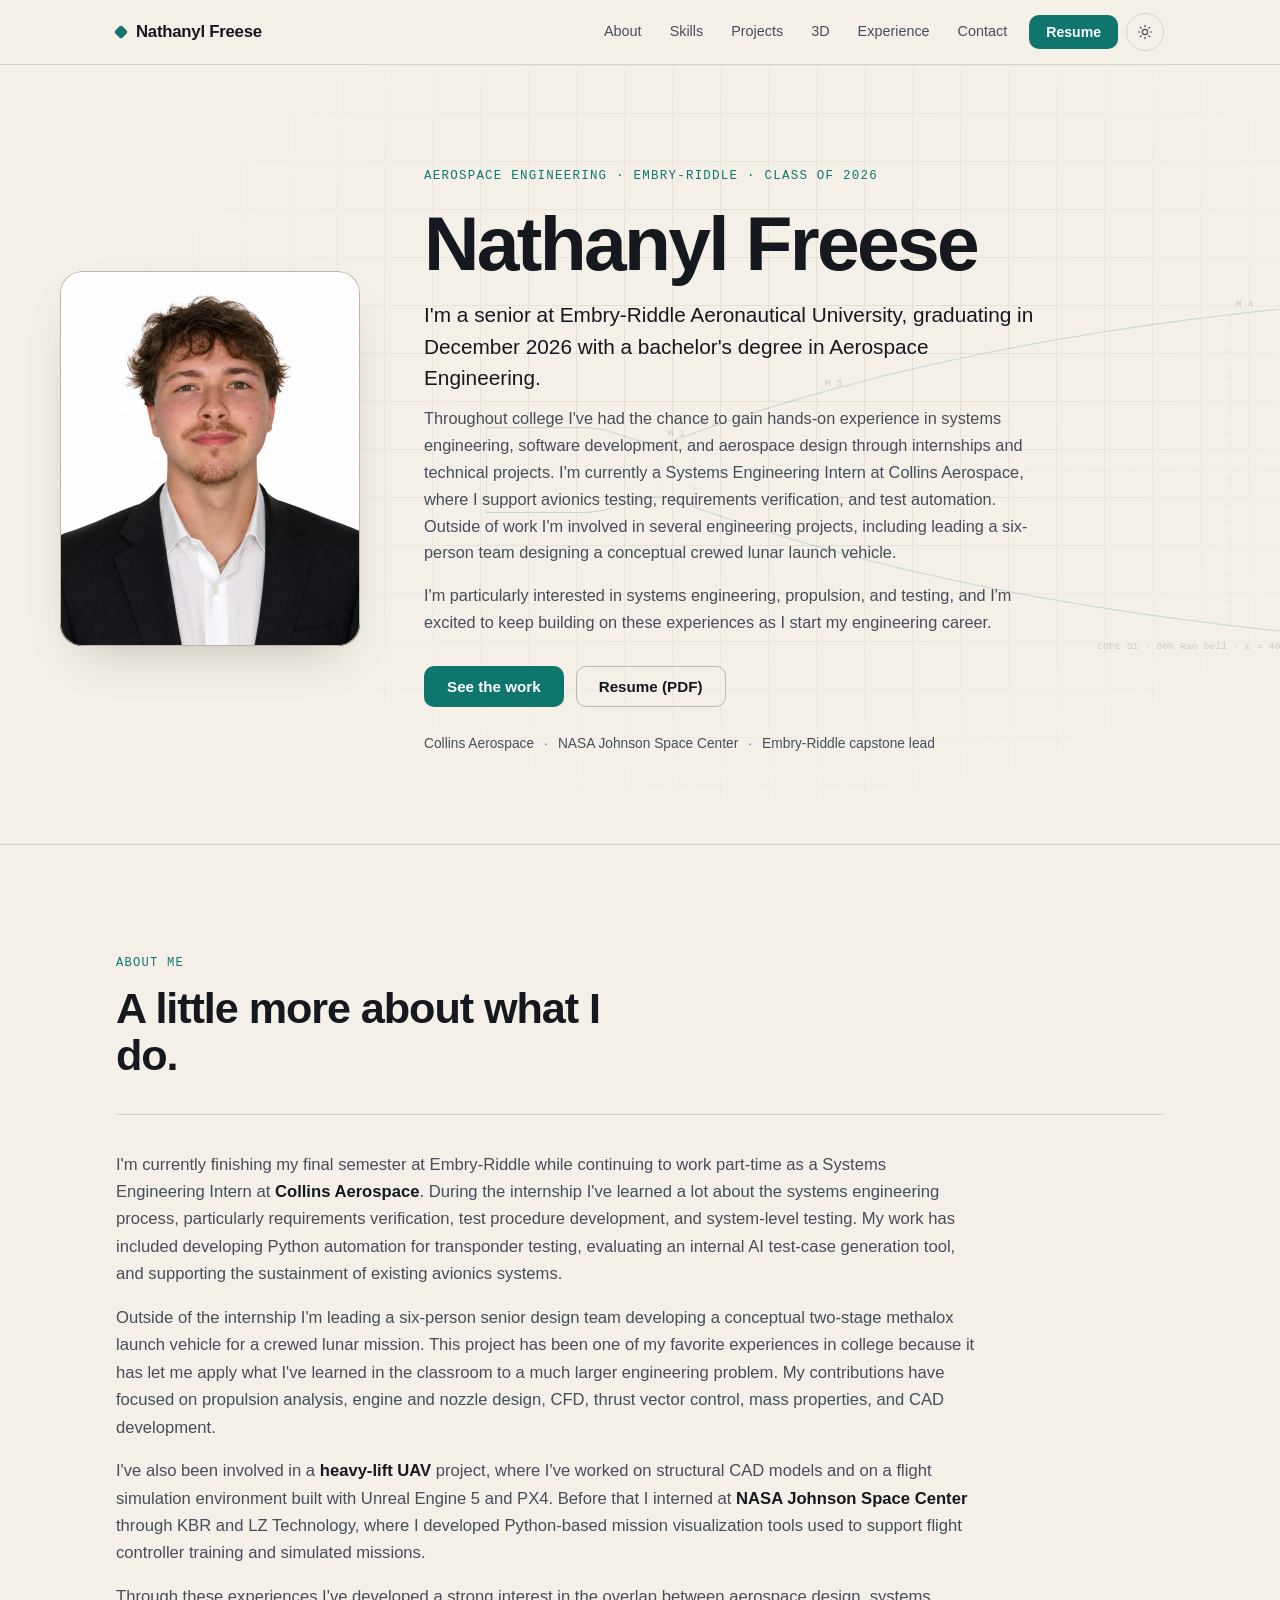
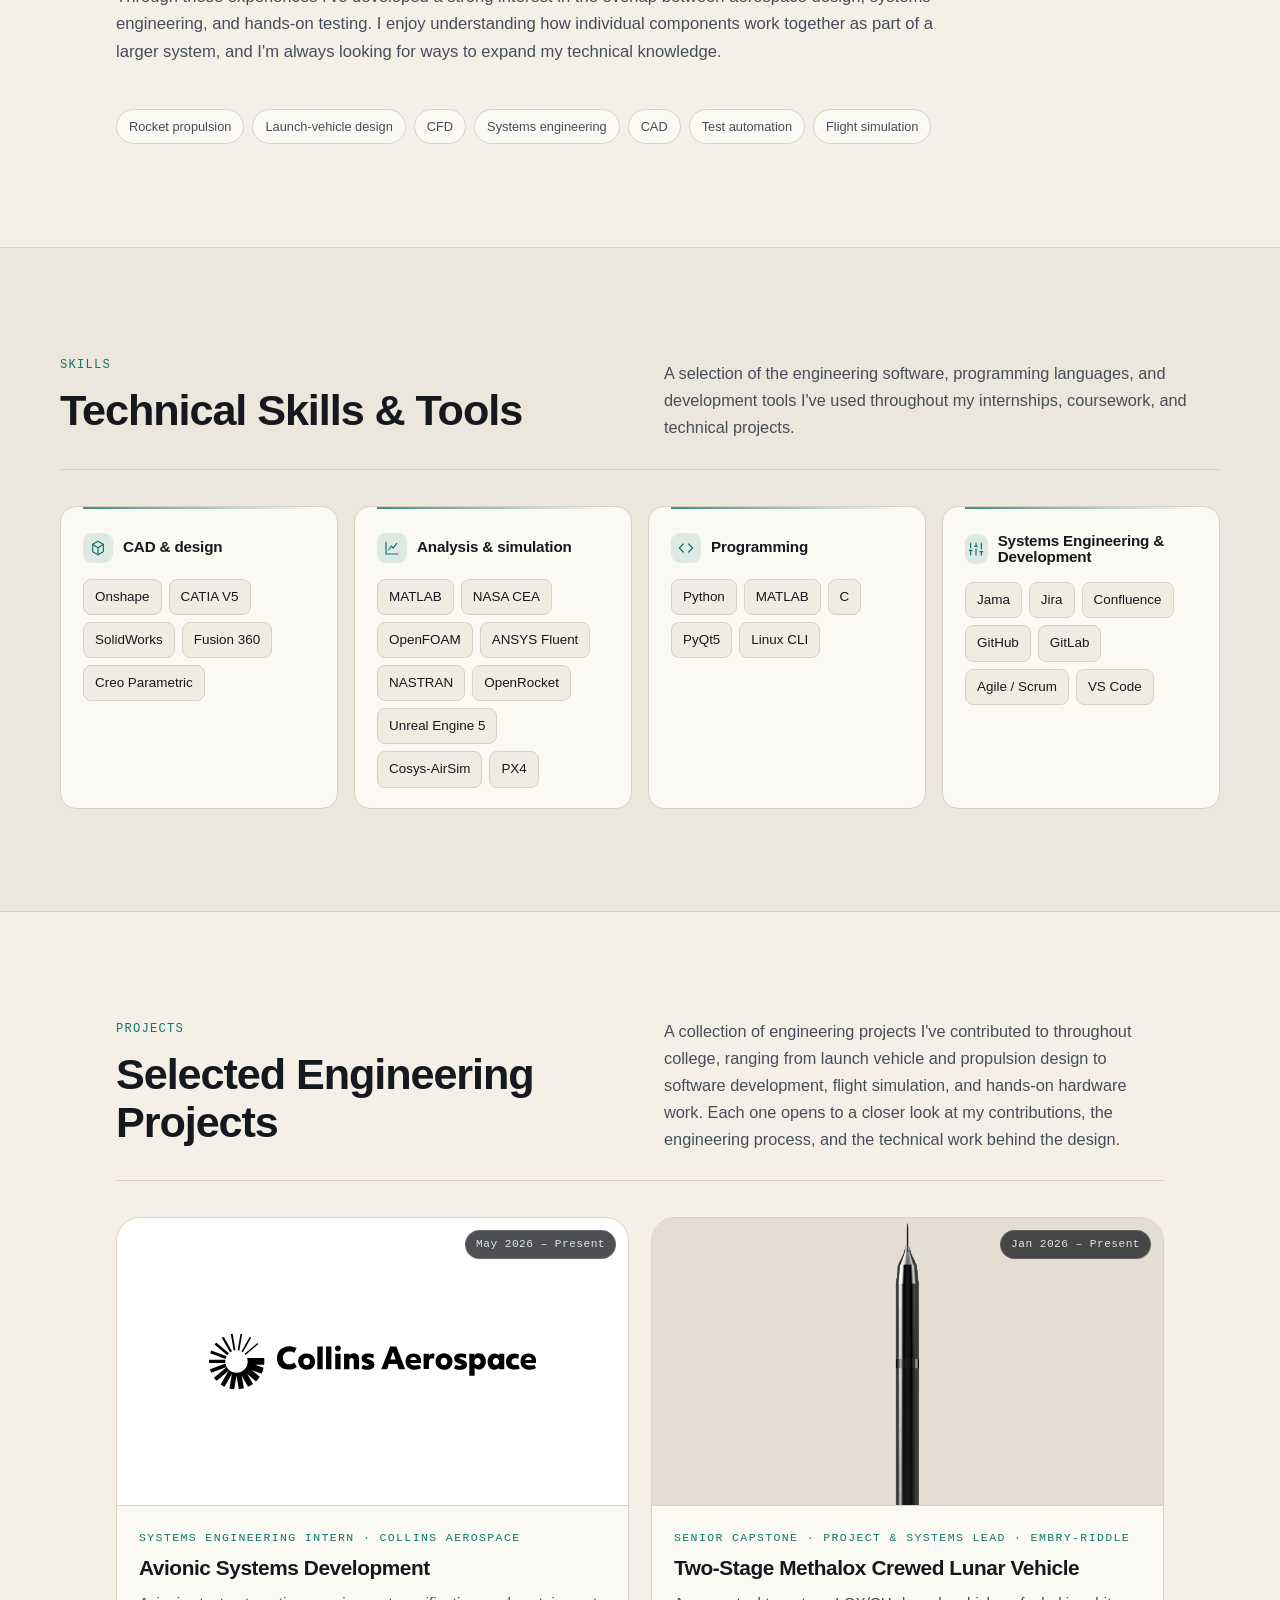
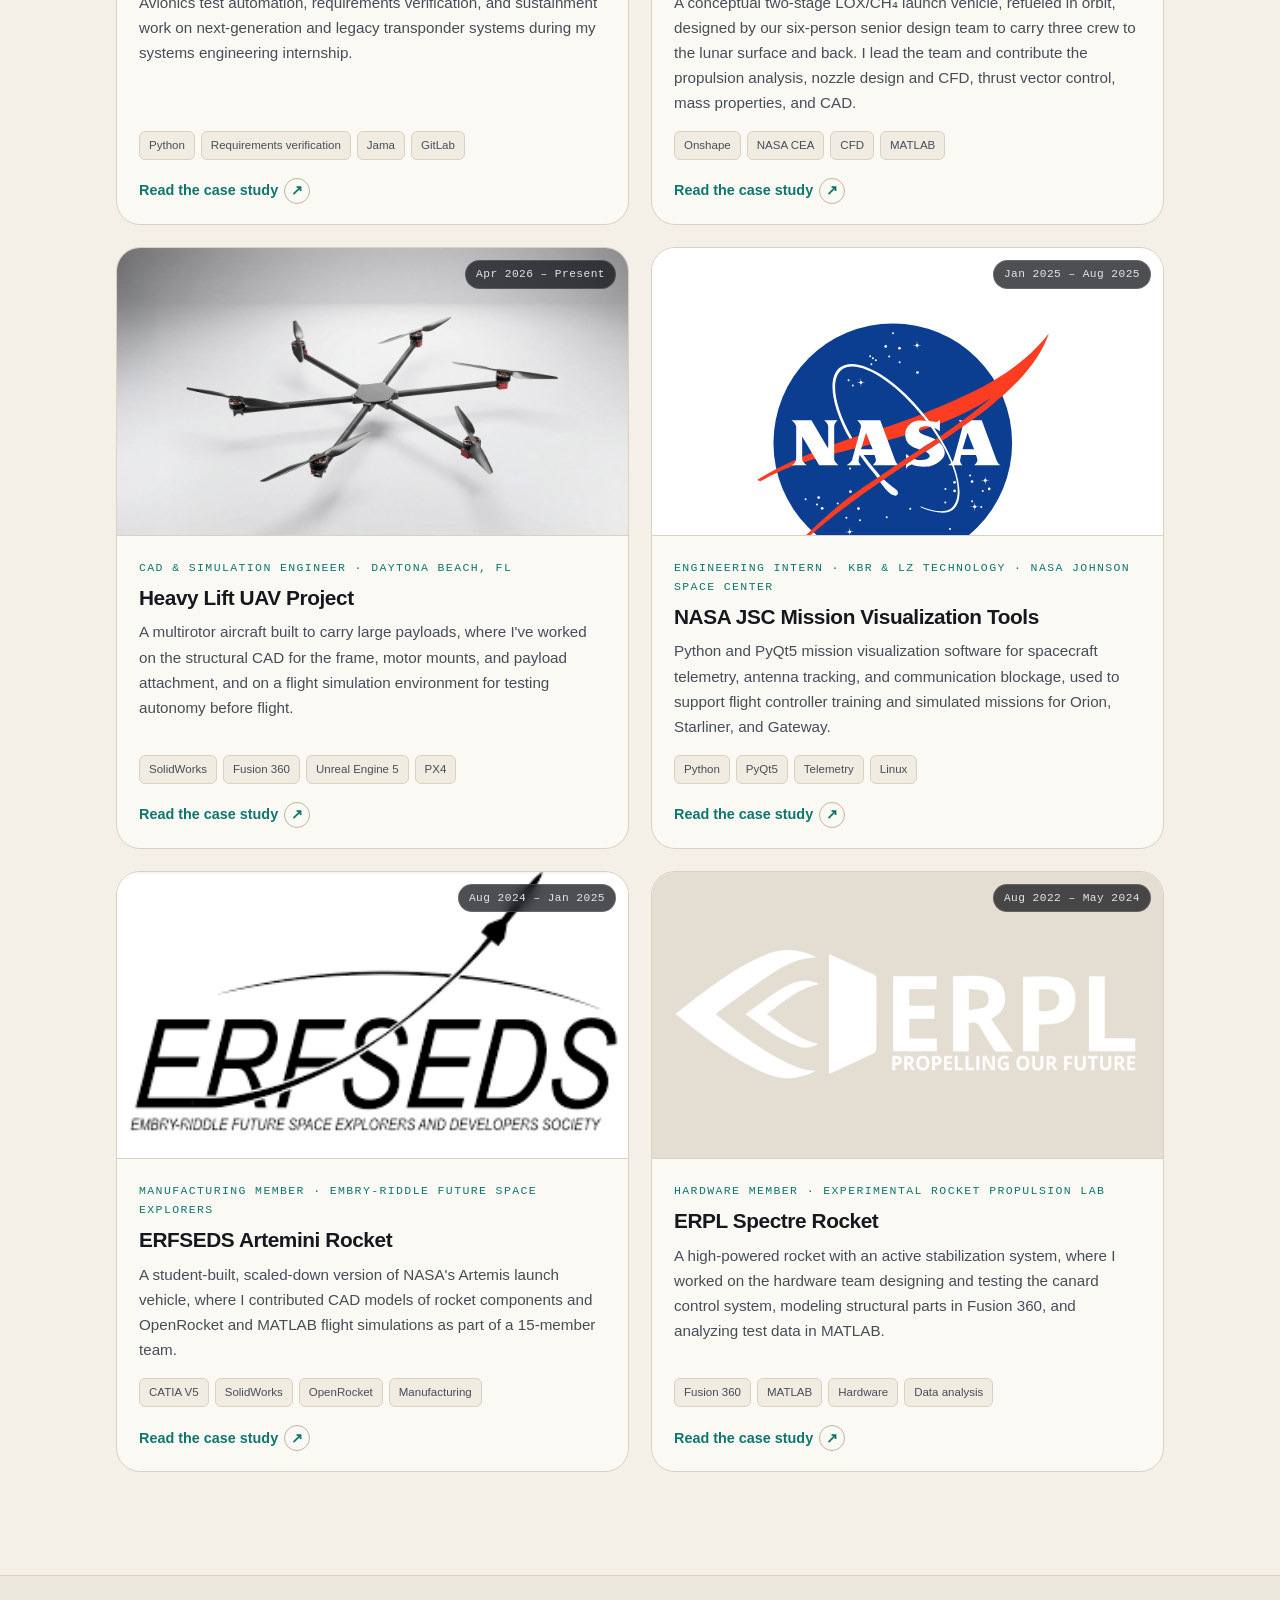
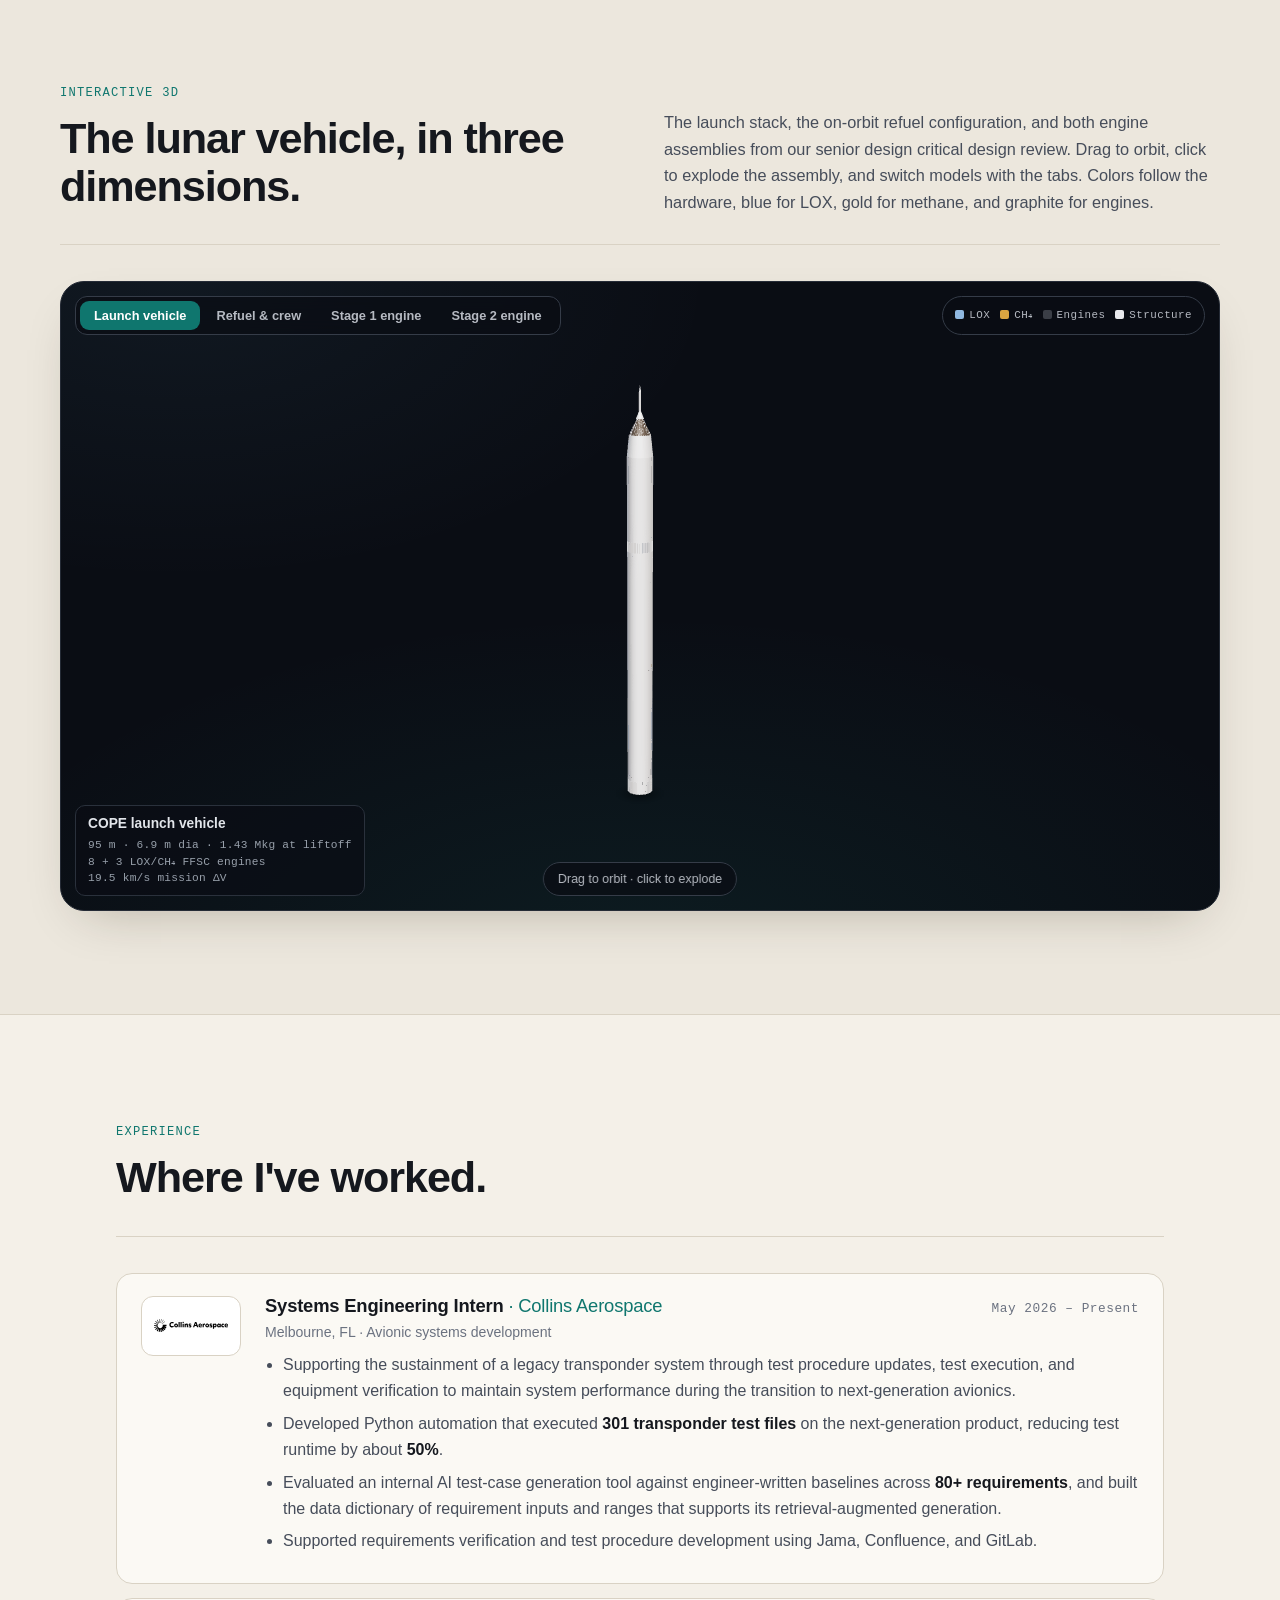
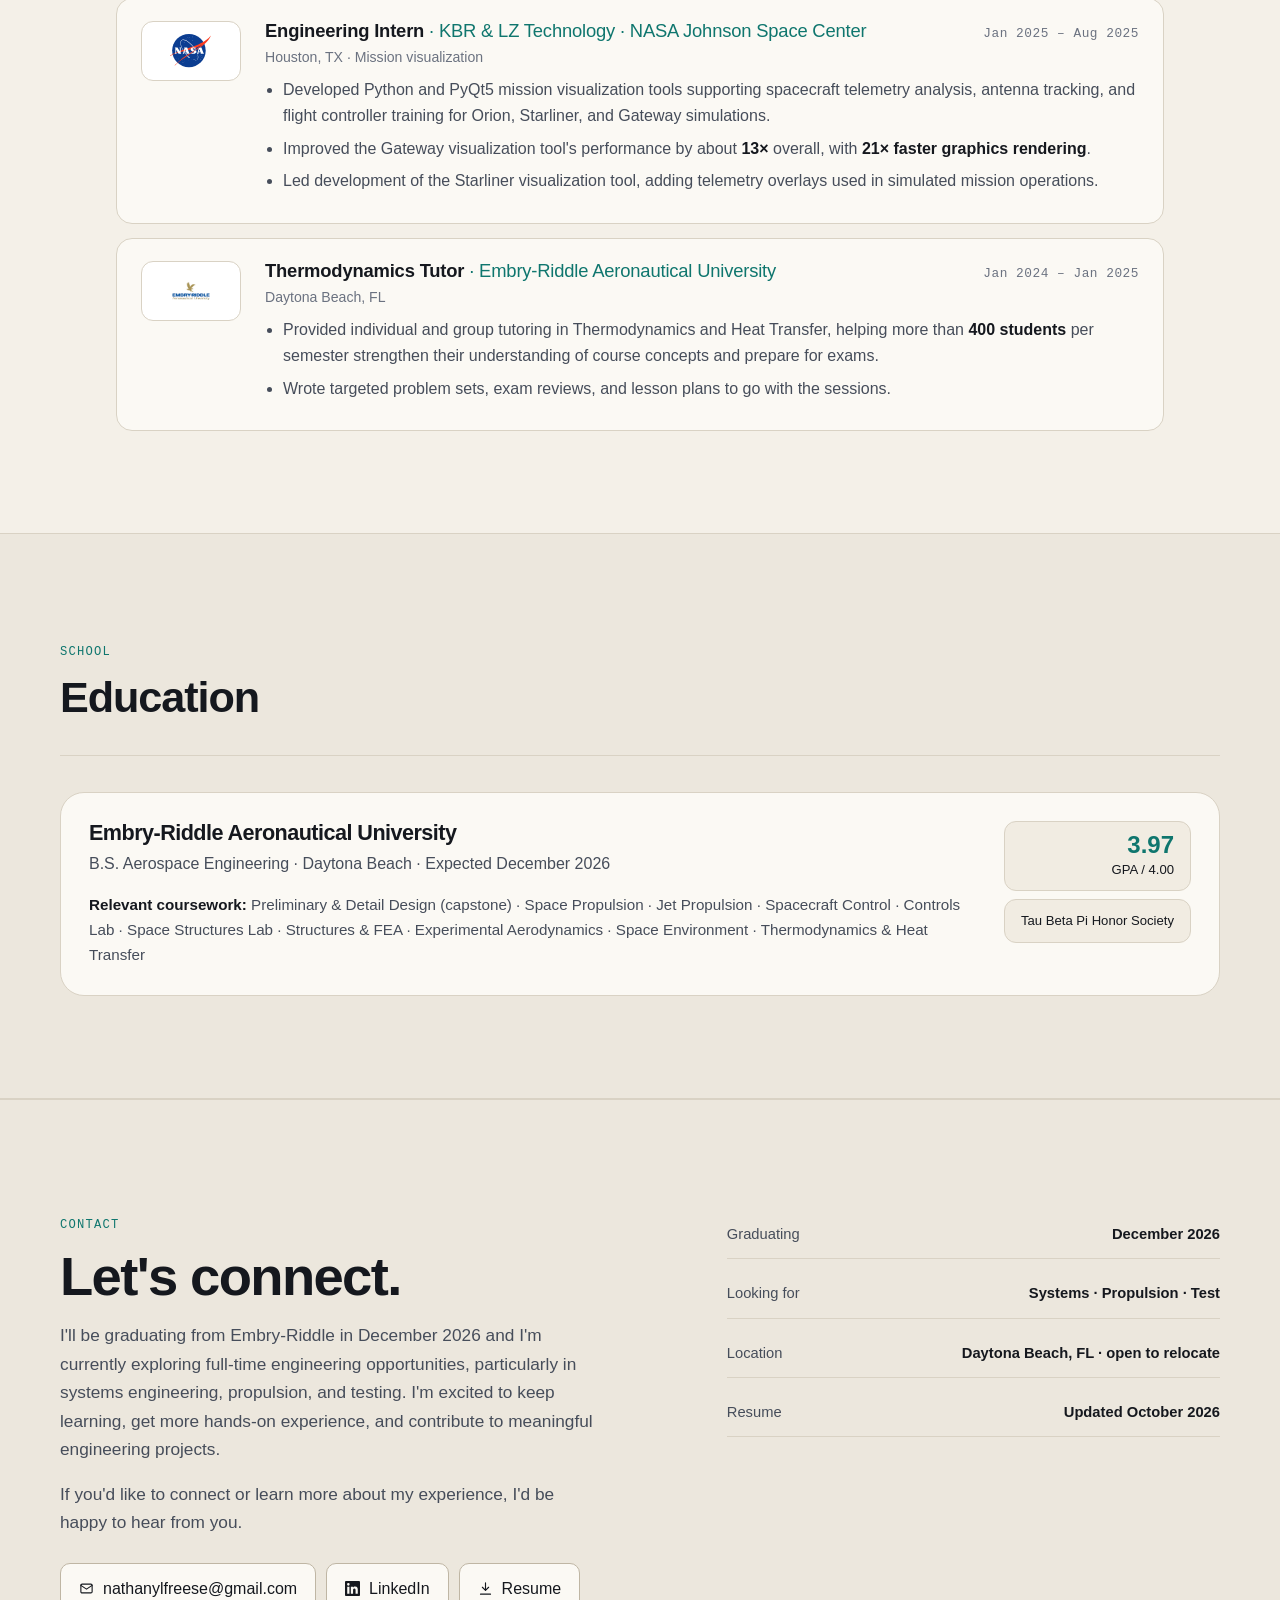
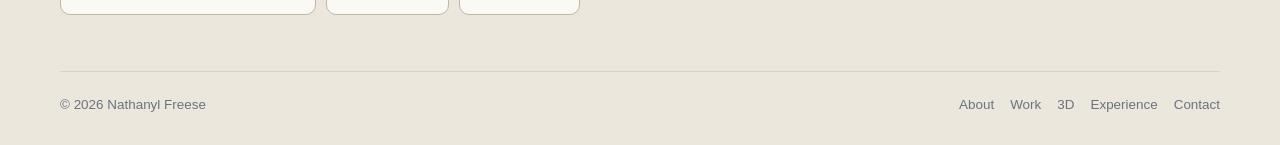
<file: index.html>
<!DOCTYPE html>
<html lang="en">
<head>
  <meta charset="UTF-8" />
  <meta name="viewport" content="width=device-width, initial-scale=1.0" />
  <title>Nathanyl Freese | Aerospace Engineer</title>

  <!-- SEO -->
  <meta name="description" content="Nathanyl (Nate) Freese, Aerospace Engineering student at Embry-Riddle. Project and systems lead on a crewed two-stage methalox lunar vehicle, Systems Engineering Intern at Collins Aerospace, previously NASA Johnson Space Center. Rocket engine design, CFD, CAD, and the code around them." />
  <meta name="author" content="Nathanyl Freese" />
  <meta name="keywords" content="aerospace engineer, rocket propulsion, launch vehicle design, staged combustion, CFD, Onshape, CATIA, MATLAB, Python, NASA, Collins Aerospace, portfolio" />
  <link rel="canonical" href="https://n8freese.github.io/" />
  <meta name="theme-color" content="#0a0f16" />

  <!-- Security: strict same-origin content policy (hash allows the import map below).
       GitHub Pages can't set response headers, so this is delivered via meta tags. -->
  <meta http-equiv="Content-Security-Policy" content="default-src 'self'; script-src 'self' 'sha256-tS2170C9H1Ed8YLYARS25TrB7O/tA0AzitjbnsdiaLc='; style-src 'self' 'unsafe-inline'; img-src 'self' data: blob:; media-src 'self'; connect-src 'self'; font-src 'self'; object-src 'none'; frame-src 'none'; base-uri 'self'; form-action 'none'" />
  <meta name="referrer" content="strict-origin-when-cross-origin" />

  <!-- Open Graph / social -->
  <meta property="og:type" content="website" />
  <meta property="og:title" content="Nathanyl Freese | Aerospace Engineer" />
  <meta property="og:description" content="Rocket engine and launch vehicle design, CFD, CAD, and the code around them. Collins Aerospace, NASA Johnson Space Center, Embry-Riddle." />
  <meta property="og:url" content="https://n8freese.github.io/" />
  <meta property="og:image" content="https://n8freese.github.io/assets/img/og-image.png" />
  <meta name="twitter:card" content="summary_large_image" />
  <meta name="twitter:title" content="Nathanyl Freese | Aerospace Engineer" />
  <meta name="twitter:description" content="Rocket engine and launch vehicle design, CFD, CAD, and the code around them." />
  <meta name="twitter:image" content="https://n8freese.github.io/assets/img/og-image.png" />

  <link rel="icon" type="image/svg+xml" href="assets/img/favicon.svg" />
  <link rel="stylesheet" href="assets/css/styles.css" />
  <!-- Applies light/dark mode before first paint (saved choice, else dark) -->
  <script src="assets/js/theme.js"></script>

  <!-- Structured data for richer search results -->
  <script type="application/ld+json">
  {
    "@context": "https://schema.org",
    "@type": "Person",
    "name": "Nathanyl Freese",
    "alternateName": "Nate Freese",
    "jobTitle": "Aerospace Engineering Student",
    "email": "mailto:nathanylfreese@gmail.com",
    "url": "https://n8freese.github.io/",
    "alumniOf": "Embry-Riddle Aeronautical University",
    "sameAs": [
      "https://www.linkedin.com/in/nathanyl-freese/"
    ]
  }
  </script>

  <!-- Three.js, self-hosted (no external CDN). Vendored from three@0.160.0. -->
  <script type="importmap">
    { "imports": { "three": "./assets/js/three.module.js" } }
  </script>
</head>
<body>
  <a href="#projects" class="sr-only">Skip to projects</a>

  <!-- NAV -->
  <header class="nav">
    <div class="nav__inner">
      <a class="nav__brand" href="#top" aria-label="Back to top">Nathanyl Freese</a>
      <button class="nav__toggle" aria-label="Toggle menu" aria-expanded="false">
        <span></span><span></span><span></span>
      </button>
      <nav class="nav__links" aria-label="Primary">
        <a href="#about">About</a>
        <a href="#skills">Skills</a>
        <a href="#projects">Projects</a>
        <a href="#rocket">3D</a>
        <a href="#experience">Experience</a>
        <a href="#contact">Contact</a>
        <a class="btn" href="assets/nathanyl_freese_resume.pdf" download>Resume</a>
        <button class="nav__theme" type="button" aria-label="Switch to light mode">
          <svg class="ico-moon" width="16" height="16" viewBox="0 0 24 24" fill="none" stroke="currentColor" stroke-width="1.8" stroke-linecap="round" stroke-linejoin="round" aria-hidden="true"><path d="M21 12.8A9 9 0 1 1 11.2 3a7 7 0 0 0 9.8 9.8Z"/></svg>
          <svg class="ico-sun" width="16" height="16" viewBox="0 0 24 24" fill="none" stroke="currentColor" stroke-width="1.8" stroke-linecap="round" stroke-linejoin="round" aria-hidden="true"><circle cx="12" cy="12" r="4"/><path d="M12 2v2m0 16v2M4.9 4.9l1.4 1.4m11.4 11.4 1.4 1.4M2 12h2m16 0h2M4.9 19.1l1.4-1.4M17.7 6.3l1.4-1.4"/></svg>
        </button>
      </nav>
    </div>
  </header>

  <!-- HERO -->
  <section id="top" class="hero">
    <div class="hero__grid" aria-hidden="true"></div>
    <div class="hero__art" aria-hidden="true" data-nozzle-art></div>
    <div class="hero__inner">
      <figure class="hero__photo">
        <img src="assets/img/headshot.jpg" alt="Nathanyl Freese" />
      </figure>
      <div class="hero__text">
        <p class="hero__eyebrow">Aerospace Engineering · Embry-Riddle · Class of 2026</p>
        <h1 class="hero__name">Nathanyl Freese</h1>
        <p class="hero__pitch">I'm a senior at Embry-Riddle Aeronautical University, graduating in December 2026 with a bachelor's degree in Aerospace Engineering.</p>
        <p class="hero__sub">
          Throughout college I've had the chance to gain hands-on experience in systems engineering, software development, and aerospace design through internships and technical projects. I'm currently a Systems Engineering Intern at Collins Aerospace, where I support avionics testing, requirements verification, and test automation. Outside of work I'm involved in several engineering projects, including leading a six-person team designing a conceptual crewed lunar launch vehicle.
        </p>
        <p class="hero__sub">
          I'm particularly interested in systems engineering, propulsion, and testing, and I'm excited to keep building on these experiences as I start my engineering career.
        </p>
        <div class="hero__cta">
          <a class="btn" href="#projects">See the work</a>
          <a class="btn btn--ghost" href="assets/nathanyl_freese_resume.pdf" download>Resume (PDF)</a>
        </div>
        <p class="hero__line"><span>Collins Aerospace</span><span>NASA Johnson Space Center</span><span>Embry-Riddle capstone lead</span></p>
      </div>
    </div>
  </section>

  <!-- ABOUT -->
  <section id="about" class="section">
    <div class="section__head">
      <div>
        <p class="section__eyebrow">About me</p>
        <h2 class="section__title">A little more about what I do.</h2>
      </div>
    </div>
    <div class="about">
      <div class="about__text">
        <p>
          I'm currently finishing my final semester at Embry-Riddle while continuing to work part-time as a Systems Engineering Intern at <strong>Collins Aerospace</strong>. During the internship I've learned a lot about the systems engineering process, particularly requirements verification, test procedure development, and system-level testing. My work has included developing Python automation for transponder testing, evaluating an internal AI test-case generation tool, and supporting the sustainment of existing avionics systems.
        </p>
        <p>
          Outside of the internship I'm leading a six-person senior design team developing a conceptual two-stage methalox launch vehicle for a crewed lunar mission. This project has been one of my favorite experiences in college because it has let me apply what I've learned in the classroom to a much larger engineering problem. My contributions have focused on propulsion analysis, engine and nozzle design, CFD, thrust vector control, mass properties, and CAD development.
        </p>
        <p>
          I've also been involved in a <strong>heavy-lift UAV</strong> project, where I've worked on structural CAD models and on a flight simulation environment built with Unreal Engine 5 and PX4. Before that I interned at <strong>NASA Johnson Space Center</strong> through KBR and LZ Technology, where I developed Python-based mission visualization tools used to support flight controller training and simulated missions.
        </p>
        <p>
          Through these experiences I've developed a strong interest in the overlap between aerospace design, systems engineering, and hands-on testing. I enjoy understanding how individual components work together as part of a larger system, and I'm always looking for ways to expand my technical knowledge.
        </p>
      </div>
      <div class="about__focus">
        <span class="chip">Rocket propulsion</span>
        <span class="chip">Launch-vehicle design</span>
        <span class="chip">CFD</span>
        <span class="chip">Systems engineering</span>
        <span class="chip">CAD</span>
        <span class="chip">Test automation</span>
        <span class="chip">Flight simulation</span>
      </div>
    </div>
  </section>

  <!-- SKILLS -->
  <section id="skills" class="section section--band">
    <div class="section__head">
      <div>
        <p class="section__eyebrow">Skills</p>
        <h2 class="section__title">Technical Skills &amp; Tools</h2>
      </div>
      <p class="section__hint">A selection of the engineering software, programming languages, and development tools I've used throughout my internships, coursework, and technical projects.</p>
    </div>
    <div class="skills">
      <div class="skills__group">
        <h3><span class="ico"><svg width="16" height="16" viewBox="0 0 24 24" fill="none" stroke="currentColor" stroke-width="1.8" stroke-linecap="round" stroke-linejoin="round" aria-hidden="true"><path d="m12 2 8 4.5v11L12 22l-8-4.5v-11L12 2Z"/><path d="M12 22V11.5M4 6.5l8 5 8-5"/></svg></span> CAD &amp; design</h3>
        <div class="skills__list">
          <span>Onshape</span><span>CATIA V5</span><span>SolidWorks</span><span>Fusion 360</span><span>Creo Parametric</span>
        </div>
      </div>
      <div class="skills__group">
        <h3><span class="ico"><svg width="16" height="16" viewBox="0 0 24 24" fill="none" stroke="currentColor" stroke-width="1.8" stroke-linecap="round" stroke-linejoin="round" aria-hidden="true"><path d="M3 3v18h18"/><path d="m7 15 4-6 3 3 5-7"/></svg></span> Analysis &amp; simulation</h3>
        <div class="skills__list">
          <span>MATLAB</span><span>NASA CEA</span><span>OpenFOAM</span><span>ANSYS Fluent</span><span>NASTRAN</span><span>OpenRocket</span><span>Unreal Engine 5</span><span>Cosys-AirSim</span><span>PX4</span>
        </div>
      </div>
      <div class="skills__group">
        <h3><span class="ico"><svg width="16" height="16" viewBox="0 0 24 24" fill="none" stroke="currentColor" stroke-width="1.8" stroke-linecap="round" stroke-linejoin="round" aria-hidden="true"><path d="m8 6-6 6 6 6M16 6l6 6-6 6"/></svg></span> Programming</h3>
        <div class="skills__list">
          <span>Python</span><span>MATLAB</span><span>C</span><span>PyQt5</span><span>Linux CLI</span>
        </div>
      </div>
      <div class="skills__group">
        <h3><span class="ico"><svg width="16" height="16" viewBox="0 0 24 24" fill="none" stroke="currentColor" stroke-width="1.8" stroke-linecap="round" stroke-linejoin="round" aria-hidden="true"><path d="M4 21v-7M4 10V3M12 21v-9M12 8V3M20 21v-5M20 12V3"/><path d="M2 14h4M10 8h4M18 16h4"/></svg></span> Systems Engineering &amp; Development</h3>
        <div class="skills__list">
          <span>Jama</span><span>Jira</span><span>Confluence</span><span>GitHub</span><span>GitLab</span><span>Agile / Scrum</span><span>VS Code</span>
        </div>
      </div>
    </div>
  </section>

  <!-- PROJECTS -->
  <section id="projects" class="section">
    <div class="section__head">
      <div>
        <p class="section__eyebrow">Projects</p>
        <h2 class="section__title">Selected Engineering Projects</h2>
      </div>
      <p class="section__hint">A collection of engineering projects I've contributed to throughout college, ranging from launch vehicle and propulsion design to software development, flight simulation, and hands-on hardware work. Each one opens to a closer look at my contributions, the engineering process, and the technical work behind the design.</p>
    </div>
    <div class="projects" id="projects-grid">
      <!-- Cards are generated from assets/js/projects.js -->
      <noscript><p style="color:var(--muted)">Enable JavaScript to view projects, or see the resume PDF.</p></noscript>
    </div>
  </section>

  <!-- 3D VIEWER -->
  <section id="rocket" class="section section--band">
    <div class="section__head">
      <div>
        <p class="section__eyebrow">Interactive 3D</p>
        <h2 class="section__title">The lunar vehicle, in three dimensions.</h2>
      </div>
      <p class="section__hint">The launch stack, the on-orbit refuel configuration, and both engine assemblies from our senior design critical design review. Drag to orbit, click to explode the assembly, and switch models with the tabs. Colors follow the hardware, blue for LOX, gold for methane, and graphite for engines.</p>
    </div>
    <div id="rocket-viewer" class="rocket-viewer" data-rocket>
      <div class="rocket-viewer__controls">
        <div class="rocket-viewer__seg" role="tablist" aria-label="Select model">
          <button class="is-active" data-model="0" type="button" aria-selected="true">Launch vehicle</button>
          <button data-model="1" type="button" aria-selected="false">Refuel &amp; crew</button>
          <button data-model="2" type="button" aria-selected="false">Stage 1 engine</button>
          <button data-model="3" type="button" aria-selected="false">Stage 2 engine</button>
        </div>
        <div class="rocket-viewer__legend" data-legend>
          <span><i style="background:#8fb8e0"></i>LOX</span>
          <span><i style="background:#d9a441"></i>CH₄</span>
          <span><i style="background:#3a3e46"></i>Engines</span>
          <span><i style="background:#e9eaee"></i>Structure</span>
        </div>
      </div>
      <canvas class="rocket-viewer__canvas" data-canvas></canvas>
      <div class="rocket-viewer__spec" data-spec></div>
      <div class="rocket-viewer__hint" data-hint>Drag to orbit · click to explode</div>
      <div class="rocket-viewer__placeholder" data-placeholder>
        <p>Loading 3D model…</p>
        <small>Interactive model requires WebGL &amp; JavaScript.</small>
      </div>
    </div>
  </section>

  <!-- EXPERIENCE -->
  <section id="experience" class="section">
    <div class="section__head">
      <div>
        <p class="section__eyebrow">Experience</p>
        <h2 class="section__title">Where I've worked.</h2>
      </div>
    </div>
    <div class="timeline">
      <div class="timeline__item">
        <span class="timeline__logo" aria-hidden="true"><img src="assets/img/logos/collins.svg" alt="" loading="lazy" /></span>
        <div>
          <div class="timeline__head">
            <h3>Systems Engineering Intern <span>· Collins Aerospace</span></h3>
            <span class="timeline__date">May 2026 – Present</span>
          </div>
          <p class="timeline__place">Melbourne, FL · Avionic systems development</p>
          <ul>
            <li>Supporting the sustainment of a legacy transponder system through test procedure updates, test execution, and equipment verification to maintain system performance during the transition to next-generation avionics.</li>
            <li>Developed Python automation that executed <strong>301 transponder test files</strong> on the next-generation product, reducing test runtime by about <strong>50%</strong>.</li>
            <li>Evaluated an internal AI test-case generation tool against engineer-written baselines across <strong>80+ requirements</strong>, and built the data dictionary of requirement inputs and ranges that supports its retrieval-augmented generation.</li>
            <li>Supported requirements verification and test procedure development using Jama, Confluence, and GitLab.</li>
          </ul>
        </div>
      </div>
      <div class="timeline__item">
        <span class="timeline__logo" aria-hidden="true"><img src="assets/img/logos/nasa.svg" alt="" loading="lazy" /></span>
        <div>
          <div class="timeline__head">
            <h3>Engineering Intern <span>· KBR &amp; LZ Technology · NASA Johnson Space Center</span></h3>
            <span class="timeline__date">Jan 2025 – Aug 2025</span>
          </div>
          <p class="timeline__place">Houston, TX · Mission visualization</p>
          <ul>
            <li>Developed Python and PyQt5 mission visualization tools supporting spacecraft telemetry analysis, antenna tracking, and flight controller training for Orion, Starliner, and Gateway simulations.</li>
            <li>Improved the Gateway visualization tool's performance by about <strong>13×</strong> overall, with <strong>21× faster graphics rendering</strong>.</li>
            <li>Led development of the Starliner visualization tool, adding telemetry overlays used in simulated mission operations.</li>
          </ul>
        </div>
      </div>
      <div class="timeline__item">
        <span class="timeline__logo" aria-hidden="true"><img src="assets/img/logos/erau.png" alt="" loading="lazy" /></span>
        <div>
          <div class="timeline__head">
            <h3>Thermodynamics Tutor <span>· Embry-Riddle Aeronautical University</span></h3>
            <span class="timeline__date">Jan 2024 – Jan 2025</span>
          </div>
          <p class="timeline__place">Daytona Beach, FL</p>
          <ul>
            <li>Provided individual and group tutoring in Thermodynamics and Heat Transfer, helping more than <strong>400 students</strong> per semester strengthen their understanding of course concepts and prepare for exams.</li>
            <li>Wrote targeted problem sets, exam reviews, and lesson plans to go with the sessions.</li>
          </ul>
        </div>
      </div>
    </div>
  </section>

  <!-- EDUCATION -->
  <section id="education" class="section section--band">
    <div class="section__head">
      <div>
        <p class="section__eyebrow">School</p>
        <h2 class="section__title">Education</h2>
      </div>
    </div>
    <div class="edu">
      <div>
        <h3>Embry-Riddle Aeronautical University</h3>
        <p class="edu__meta">B.S. Aerospace Engineering · Daytona Beach · Expected December 2026</p>
        <p class="edu__course"><strong>Relevant coursework:</strong> Preliminary &amp; Detail Design (capstone) · Space Propulsion · Jet Propulsion · Spacecraft Control · Controls Lab · Space Structures Lab · Structures &amp; FEA · Experimental Aerodynamics · Space Environment · Thermodynamics &amp; Heat Transfer</p>
      </div>
      <div class="edu__honors">
        <div class="edu__badge"><span class="big">3.97</span> GPA / 4.00</div>
        <div class="edu__badge">Tau Beta Pi Honor Society</div>
      </div>
    </div>
  </section>

  <!-- CONTACT -->
  <footer id="contact" class="contact">
    <div class="contact__inner">
      <div class="contact__grid">
        <div>
          <p class="section__eyebrow">Contact</p>
          <h2 class="contact__title">Let's connect.</h2>
          <p class="contact__text">I'll be graduating from Embry-Riddle in December 2026 and I'm currently exploring full-time engineering opportunities, particularly in systems engineering, propulsion, and testing. I'm excited to keep learning, get more hands-on experience, and contribute to meaningful engineering projects.</p>
          <p class="contact__text">If you'd like to connect or learn more about my experience, I'd be happy to hear from you.</p>
          <div class="contact__links">
            <a class="iconlink" href="mailto:nathanylfreese@gmail.com"><svg width="15" height="15" viewBox="0 0 24 24" fill="none" stroke="currentColor" stroke-width="1.8" stroke-linecap="round" stroke-linejoin="round" aria-hidden="true"><rect x="3" y="5" width="18" height="14" rx="2"/><path d="m3 7 9 6 9-6"/></svg>nathanylfreese@gmail.com</a>
            <a class="iconlink" href="https://www.linkedin.com/in/nathanyl-freese/" target="_blank" rel="noopener"><svg width="15" height="15" viewBox="0 0 24 24" fill="currentColor" aria-hidden="true"><path d="M20.45 20.45h-3.55v-5.57c0-1.33-.03-3.04-1.85-3.04-1.86 0-2.14 1.45-2.14 2.94v5.67H9.35V9h3.41v1.56h.05c.47-.9 1.63-1.85 3.36-1.85 3.6 0 4.27 2.37 4.27 5.45v6.29ZM5.34 7.43a2.06 2.06 0 1 1 0-4.12 2.06 2.06 0 0 1 0 4.12ZM7.12 20.45H3.56V9h3.56v11.45ZM22.22 0H1.77C.79 0 0 .77 0 1.72v20.55C0 23.22.79 24 1.77 24h20.45c.98 0 1.78-.78 1.78-1.73V1.72C24 .77 23.2 0 22.22 0Z"/></svg>LinkedIn</a>
            <a class="iconlink" href="assets/nathanyl_freese_resume.pdf" download><svg width="15" height="15" viewBox="0 0 24 24" fill="none" stroke="currentColor" stroke-width="1.8" stroke-linecap="round" stroke-linejoin="round" aria-hidden="true"><path d="M12 3v12m0 0 5-5m-5 5-5-5"/><path d="M4 21h16"/></svg>Resume</a>
          </div>
        </div>
        <div class="contact__side">
          <div class="row"><span>Graduating</span><b>December 2026</b></div>
          <div class="row"><span>Looking for</span><b>Systems · Propulsion · Test</b></div>
          <div class="row"><span>Location</span><b>Daytona Beach, FL · open to relocate</b></div>
          <div class="row"><span>Resume</span><b>Updated October 2026</b></div>
        </div>
      </div>
      <div class="footer__bar">
        <span>© <span id="year"></span> Nathanyl Freese</span>
        <nav aria-label="Footer">
          <a href="#about">About</a><a href="#projects">Work</a><a href="#rocket">3D</a><a href="#experience">Experience</a><a href="#contact">Contact</a>
        </nav>
      </div>
    </div>
  </footer>

  <script src="assets/js/cope-data.js"></script>
  <script src="assets/js/projects.js"></script>
  <script src="assets/js/main.js"></script>
  <script type="module" src="assets/js/rocket3d.js"></script>
</body>
</html>
</file>
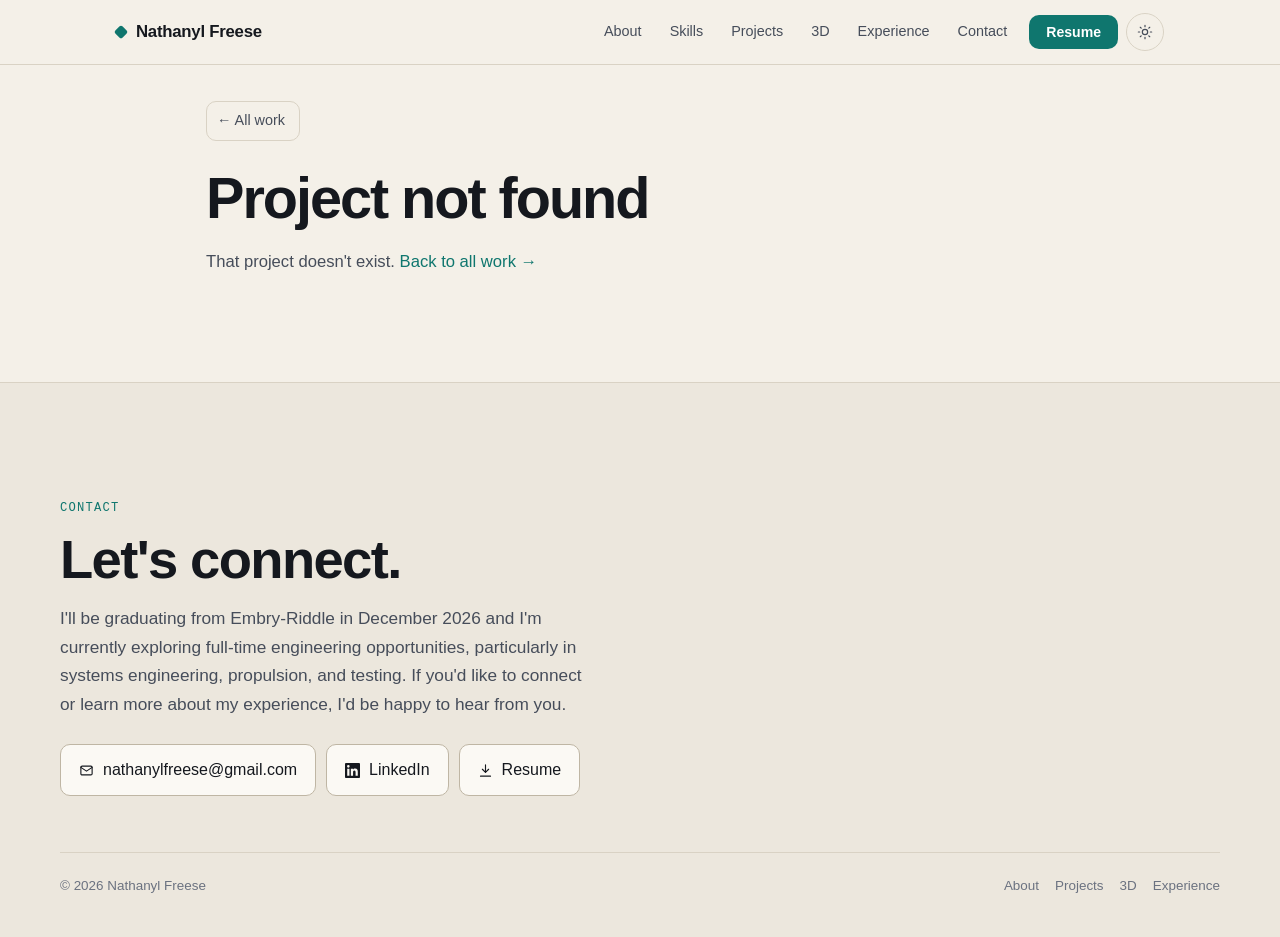
<file: project.html>
<!DOCTYPE html>
<html lang="en">
<head>
  <meta charset="UTF-8" />
  <meta name="viewport" content="width=device-width, initial-scale=1.0" />
  <title>Project | Nathanyl Freese</title>
  <meta name="description" content="Project case study. Nathanyl Freese, Aerospace Engineering." />
  <meta name="theme-color" content="#0a0f16" />

  <!-- Security: same-origin content policy (frame/object allow the self-hosted PDF viewers).
       GitHub Pages can't set response headers, so this is delivered via meta tags. -->
  <meta http-equiv="Content-Security-Policy" content="default-src 'self'; script-src 'self'; style-src 'self' 'unsafe-inline'; img-src 'self' data: blob:; media-src 'self'; connect-src 'self'; font-src 'self'; object-src 'self'; frame-src 'self'; base-uri 'self'; form-action 'none'" />
  <meta name="referrer" content="strict-origin-when-cross-origin" />
  <link rel="icon" type="image/svg+xml" href="assets/img/favicon.svg" />
  <link rel="stylesheet" href="assets/css/styles.css" />
  <!-- Applies light/dark mode before first paint (saved choice, else dark) -->
  <script src="assets/js/theme.js"></script>
  <script type="module" src="assets/js/model-viewer.min.js"></script>
</head>
<body>
  <!-- NAV -->
  <header class="nav">
    <div class="nav__inner">
      <a class="nav__brand" href="index.html" aria-label="Home">Nathanyl Freese</a>
      <button class="nav__toggle" aria-label="Toggle menu" aria-expanded="false">
        <span></span><span></span><span></span>
      </button>
      <nav class="nav__links" aria-label="Primary">
        <a href="index.html#about">About</a>
        <a href="index.html#skills">Skills</a>
        <a href="index.html#projects">Projects</a>
        <a href="index.html#rocket">3D</a>
        <a href="index.html#experience">Experience</a>
        <a href="index.html#contact">Contact</a>
        <a class="btn" href="assets/nathanyl_freese_resume.pdf" download>Resume</a>
        <button class="nav__theme" type="button" aria-label="Switch to light mode">
          <svg class="ico-moon" width="16" height="16" viewBox="0 0 24 24" fill="none" stroke="currentColor" stroke-width="1.8" stroke-linecap="round" stroke-linejoin="round" aria-hidden="true"><path d="M21 12.8A9 9 0 1 1 11.2 3a7 7 0 0 0 9.8 9.8Z"/></svg>
          <svg class="ico-sun" width="16" height="16" viewBox="0 0 24 24" fill="none" stroke="currentColor" stroke-width="1.8" stroke-linecap="round" stroke-linejoin="round" aria-hidden="true"><circle cx="12" cy="12" r="4"/><path d="M12 2v2m0 16v2M4.9 4.9l1.4 1.4m11.4 11.4 1.4 1.4M2 12h2m16 0h2M4.9 19.1l1.4-1.4M17.7 6.3l1.4-1.4"/></svg>
        </button>
      </nav>
    </div>
  </header>

  <main class="detail" id="detail">
    <!-- Rendered from assets/js/projects.js by project-page.js -->
    <p style="color:var(--muted)">Loading project…</p>
  </main>

  <footer id="contact" class="contact">
    <div class="contact__inner">
      <div class="contact__grid">
        <div>
          <p class="section__eyebrow">Contact</p>
          <h2 class="contact__title">Let's connect.</h2>
          <p class="contact__text">I'll be graduating from Embry-Riddle in December 2026 and I'm currently exploring full-time engineering opportunities, particularly in systems engineering, propulsion, and testing. If you'd like to connect or learn more about my experience, I'd be happy to hear from you.</p>
          <div class="contact__links">
            <a class="iconlink" href="mailto:nathanylfreese@gmail.com"><svg width="15" height="15" viewBox="0 0 24 24" fill="none" stroke="currentColor" stroke-width="1.8" stroke-linecap="round" stroke-linejoin="round" aria-hidden="true"><rect x="3" y="5" width="18" height="14" rx="2"/><path d="m3 7 9 6 9-6"/></svg>nathanylfreese@gmail.com</a>
            <a class="iconlink" href="https://www.linkedin.com/in/nathanyl-freese/" target="_blank" rel="noopener"><svg width="15" height="15" viewBox="0 0 24 24" fill="currentColor" aria-hidden="true"><path d="M20.45 20.45h-3.55v-5.57c0-1.33-.03-3.04-1.85-3.04-1.86 0-2.14 1.45-2.14 2.94v5.67H9.35V9h3.41v1.56h.05c.47-.9 1.63-1.85 3.36-1.85 3.6 0 4.27 2.37 4.27 5.45v6.29ZM5.34 7.43a2.06 2.06 0 1 1 0-4.12 2.06 2.06 0 0 1 0 4.12ZM7.12 20.45H3.56V9h3.56v11.45ZM22.22 0H1.77C.79 0 0 .77 0 1.72v20.55C0 23.22.79 24 1.77 24h20.45c.98 0 1.78-.78 1.78-1.73V1.72C24 .77 23.2 0 22.22 0Z"/></svg>LinkedIn</a>
            <a class="iconlink" href="assets/nathanyl_freese_resume.pdf" download><svg width="15" height="15" viewBox="0 0 24 24" fill="none" stroke="currentColor" stroke-width="1.8" stroke-linecap="round" stroke-linejoin="round" aria-hidden="true"><path d="M12 3v12m0 0 5-5m-5 5-5-5"/><path d="M4 21h16"/></svg>Resume</a>
          </div>
        </div>
      </div>
      <div class="footer__bar">
        <span>© <span id="year"></span> Nathanyl Freese</span>
        <nav aria-label="Footer">
          <a href="index.html#about">About</a><a href="index.html#projects">Projects</a><a href="index.html#rocket">3D</a><a href="index.html#experience">Experience</a>
        </nav>
      </div>
    </div>
  </footer>

  <script src="assets/js/projects.js"></script>
  <script src="assets/js/codeviewer.js"></script>
  <script src="assets/js/project-page.js"></script>
</body>
</html>
</file>
<file: assets/css/styles.css>
/* ============================================================================
 * Nate Freese - Portfolio
 * Plain CSS, no build step. Dark "deep space" theme by default with a warm
 * paper light theme; code / simulation / 3D panels stay dark in both.
 * Sections: tokens · base · buttons · nav · hero · glance · sections · about ·
 *           skills · projects · code showcase · 3D viewer · nozzle sim ·
 *           timeline · education · contact · detail page · modals · lightbox
 * ==========================================================================*/

/* ---------- Design tokens ------------------------------------------------- */
:root {
  --bg:        #0a0f16;
  --bg-2:      #0e141d;
  --bg-3:      #131b27;
  --card:      rgba(255, 255, 255, .035);
  --card-2:    rgba(255, 255, 255, .06);
  --card-solid:#121926;
  --text:      #eef2f8;
  --muted:     #aab4c4;
  --faint:     #7d8798;
  --accent:    #2dd4bf;
  --accent-2:  #5eead4;
  --accent-ink:#04201c;
  --accent-soft: rgba(45, 212, 191, .14);
  --cyan:      #7dd3fc;
  --border:    rgba(255, 255, 255, .09);
  --border-2:  rgba(255, 255, 255, .16);
  --ring:      rgba(45, 212, 191, .55);

  --panel:     #0a0d14;   /* code / sim / 3D panels (both themes) */
  --panel-2:   #10151e;
  --panel-border: #252b36;
  --panel-text: #c8d3ea;
  --panel-muted: #98a0ab;

  --radius-sm: 10px;
  --radius:    16px;
  --radius-lg: 24px;
  --maxw:      1160px;
  --gutter:    clamp(18px, 5vw, 56px);
  --nav-h:     72px;

  --shadow:    0 1px 2px rgba(0, 0, 0, .35), 0 10px 30px -18px rgba(0, 0, 0, .6);
  --shadow-lg: 0 20px 50px -24px rgba(0, 0, 0, .7);
  --glow:      0 0 0 1px rgba(45, 212, 191, .25), 0 12px 40px -16px rgba(45, 212, 191, .45);

  --font: "Inter", -apple-system, BlinkMacSystemFont, "Segoe UI", Roboto, Helvetica, Arial, sans-serif;
  --display: "Space Grotesk", "SF Pro Display", -apple-system, BlinkMacSystemFont, "Segoe UI", Roboto, sans-serif;
  --mono: "SF Mono", "JetBrains Mono", "Fira Code", ui-monospace, Menlo, Consolas, monospace;

  --ease: cubic-bezier(.22, 1, .36, 1);
  color-scheme: dark;
}

/* Light theme: warm paper rather than blue-white, high text contrast, the same
   ember accent pulled darker so it still passes on a pale background. */
:root[data-theme="light"] {
  --bg:        #f4f0e8;
  --bg-2:      #ece7dd;
  --bg-3:      #e4ded2;
  --card:      #fbf9f4;
  --card-2:    #f1ece2;
  --card-solid:#fbf9f4;
  --text:      #15181e;
  --muted:     #464d5a;
  --faint:     #6b7280;
  --accent:    #0f766e;
  --accent-2:  #0b5f59;
  --accent-ink:#ffffff;
  --accent-soft: rgba(15, 118, 110, .12);
  --cyan:      #0369a1;
  --border:    #d9d2c4;
  --border-2:  #bfb6a4;
  --ring:      rgba(15, 118, 110, .5);
  --shadow:    0 1px 2px rgba(40, 30, 10, .08), 0 10px 30px -18px rgba(40, 30, 10, .25);
  --shadow-lg: 0 20px 50px -24px rgba(40, 30, 10, .3);
  --glow:      0 0 0 1px rgba(15, 118, 110, .25), 0 12px 40px -16px rgba(15, 118, 110, .35);
  color-scheme: light;
}

/* ---------- Base ---------------------------------------------------------- */
*, *::before, *::after { box-sizing: border-box; }
html { scroll-behavior: smooth; scroll-padding-top: calc(var(--nav-h) + 16px); }
body {
  margin: 0;
  font-family: var(--font);
  background: var(--bg);
  color: var(--text);
  line-height: 1.65;
  -webkit-font-smoothing: antialiased;
  text-rendering: optimizeLegibility;
  overflow-x: hidden;
}
a { color: var(--accent); text-decoration: none; transition: color .18s var(--ease); }
a:hover { color: var(--accent-2); }
h1, h2, h3, h4 { font-family: var(--display); line-height: 1.1; letter-spacing: -0.025em; font-weight: 700; margin: 0; }
p { margin: 0 0 1em; }
img { max-width: 100%; display: block; }
:focus-visible { outline: 2px solid var(--ring); outline-offset: 3px; border-radius: 4px; }
::selection { background: var(--accent); color: var(--accent-ink); }
.sr-only {
  position: absolute; width: 1px; height: 1px; padding: 0; margin: -1px;
  overflow: hidden; clip: rect(0, 0, 0, 0); white-space: nowrap; border: 0;
}
.mono { font-family: var(--mono); }

/* ---------- Buttons ------------------------------------------------------- */
.btn {
  display: inline-flex; align-items: center; gap: 8px;
  padding: 12px 22px; border-radius: 10px;
  background: var(--accent); color: var(--accent-ink);
  font-weight: 600; font-size: .95rem; line-height: 1;
  border: 1px solid transparent; cursor: pointer;
  transition: transform .18s var(--ease), box-shadow .18s var(--ease), background .18s var(--ease);
}
.btn:hover { background: var(--accent-2); color: var(--accent-ink); transform: translateY(-1px); box-shadow: var(--glow); }
.btn--ghost { background: transparent; border-color: var(--border-2); color: var(--text); }
.btn--ghost:hover { background: var(--card-2); color: var(--text); box-shadow: none; border-color: var(--text); }
.btn .arrow { font-size: 1.05em; }

/* ---------- Nav (full-width bar) ------------------------------------------- */
.nav {
  position: sticky; top: 0; z-index: 100;
  background: rgba(10, 15, 22, .82);
  border-bottom: 1px solid var(--border);
  backdrop-filter: blur(14px); -webkit-backdrop-filter: blur(14px);
}
:root[data-theme="light"] .nav { background: rgba(244, 240, 232, .85); }
.nav__inner {
  position: relative;
  display: flex; align-items: center; justify-content: space-between; gap: 12px;
  height: 64px; max-width: var(--maxw); margin: 0 auto; padding: 0 var(--gutter);
}
.nav__brand {
  font-family: var(--display); font-weight: 700; letter-spacing: -.015em; font-size: 1.05rem; color: var(--text);
  display: inline-flex; align-items: center; gap: 10px; white-space: nowrap;
}
.nav__brand::before { content: ""; width: 10px; height: 10px; border-radius: 2px; background: var(--accent); transform: rotate(45deg); }
.nav__links { display: flex; align-items: center; gap: 4px; }
.nav__links > a:not(.btn) {
  color: var(--muted); font-size: .9rem; font-weight: 500; padding: 8px 12px; border-radius: 999px;
  transition: color .18s var(--ease), background .18s var(--ease);
}
.nav__links > a:not(.btn):hover { color: var(--text); background: var(--card-2); }
.nav__links .btn { padding: 9px 16px; font-size: .88rem; margin-left: 6px; }
.nav__theme {
  display: inline-grid; place-items: center; width: 38px; height: 38px; margin-left: 4px;
  background: none; border: 1px solid var(--border); border-radius: 999px;
  color: var(--muted); cursor: pointer;
  transition: color .18s var(--ease), border-color .18s var(--ease), background .18s var(--ease);
}
.nav__theme:hover { color: var(--text); border-color: var(--border-2); background: var(--card-2); }
.nav__theme svg { display: block; }
.nav__theme .ico-sun { display: none; }
:root[data-theme="light"] .nav__theme .ico-sun { display: block; }
:root[data-theme="light"] .nav__theme .ico-moon { display: none; }
.nav__toggle {
  display: none; background: none; border: 1px solid var(--border); border-radius: 999px;
  width: 40px; height: 38px; cursor: pointer;
  flex-direction: column; gap: 5px; align-items: center; justify-content: center;
}
.nav__toggle span { width: 18px; height: 2px; background: var(--text); border-radius: 2px; transition: .25s var(--ease); }
.nav.is-open .nav__toggle span:nth-child(1) { transform: translateY(7px) rotate(45deg); }
.nav.is-open .nav__toggle span:nth-child(2) { opacity: 0; }
.nav.is-open .nav__toggle span:nth-child(3) { transform: translateY(-7px) rotate(-45deg); }
@media (max-width: 820px) {
  .nav__toggle { display: flex; }
  .nav__links {
    position: absolute; top: calc(100% + 8px); right: var(--gutter); left: var(--gutter);
    flex-direction: column; align-items: stretch; gap: 2px;
    background: var(--card-solid); border: 1px solid var(--border); border-radius: var(--radius);
    padding: 10px; box-shadow: var(--shadow-lg);
    transform: translateY(-8px); opacity: 0; pointer-events: none;
    transition: opacity .2s var(--ease), transform .2s var(--ease);
  }
  .nav.is-open .nav__links { opacity: 1; transform: none; pointer-events: auto; }
  .nav__links > a:not(.btn) { padding: 10px 12px; }
  .nav__links .btn { margin: 6px 0 0; justify-content: center; }
  .nav__theme { position: absolute; right: calc(var(--gutter) + 50px); top: 13px; }
}

/* ---------- Hero --------------------------------------------------------- */
.hero {
  position: relative; overflow: hidden;
  padding: clamp(56px, 8vw, 96px) var(--gutter) clamp(48px, 7vw, 88px);
  border-bottom: 1px solid var(--border);
}
.hero__grid {
  position: absolute; inset: 0; z-index: 0; pointer-events: none; opacity: .55;
  background-image:
    linear-gradient(var(--border) 1px, transparent 1px),
    linear-gradient(90deg, var(--border) 1px, transparent 1px);
  background-size: 48px 48px;
  mask-image: radial-gradient(ellipse 70% 80% at 60% 40%, #000 20%, transparent 75%);
  -webkit-mask-image: radial-gradient(ellipse 70% 80% at 60% 40%, #000 20%, transparent 75%);
}
.hero__art {
  position: absolute; inset: 0; z-index: 0; pointer-events: none;
  opacity: .9;
}
.hero__art svg { position: absolute; right: -8%; top: 52%; transform: translateY(-50%); width: min(70vw, 980px); height: auto; }
.hero__art .contour { fill: none; stroke: var(--accent); stroke-width: 1.2; opacity: .35; }
.hero__art .iso { fill: none; stroke: var(--cyan); stroke-width: 1; opacity: .28; stroke-dasharray: 3 7; }
.hero__art .axis { stroke: var(--faint); stroke-width: 1; opacity: .25; stroke-dasharray: 2 6; }
.hero__art .tick { fill: var(--faint); font-family: var(--mono); font-size: 11px; opacity: .55; }
:root[data-theme="light"] .hero__art { opacity: .55; }
.hero__inner {
  position: relative; z-index: 1; max-width: var(--maxw); margin: 0 auto;
  display: grid; grid-template-columns: minmax(220px, 300px) minmax(0, 1fr); gap: clamp(28px, 5vw, 64px); align-items: center;
}
.hero__photo {
  margin: 0; position: relative; aspect-ratio: 4 / 5; border-radius: 22px; overflow: hidden;
  background: var(--bg-3); box-shadow: var(--shadow-lg);
}
.hero__photo::after { content: ""; position: absolute; inset: 0; border-radius: inherit; box-shadow: inset 0 0 0 1px var(--border-2); }
.hero__photo img { width: 100%; height: 100%; object-fit: cover; }
.hero__eyebrow {
  display: inline-flex; align-items: center; gap: 12px;
  font-family: var(--mono); font-size: .78rem; letter-spacing: .1em; text-transform: uppercase; color: var(--accent);
  margin: 0 0 18px;
}
.hero__name {
  font-size: clamp(2.6rem, 6.4vw, 4.8rem); letter-spacing: -0.035em; margin: 0 0 18px; line-height: 1;
  color: var(--text);
}
.hero__pitch { font-size: clamp(1.1rem, 2.1vw, 1.3rem); color: var(--text); max-width: 620px; margin: 0 0 12px; line-height: 1.5; }
.hero__sub { color: var(--muted); max-width: 620px; margin: 0 0 16px; font-size: 1.02rem; }
.hero__sub + .hero__sub { margin-bottom: 30px; }
.hero__cta { display: flex; gap: 12px; flex-wrap: wrap; margin-bottom: 26px; }
.hero__line { display: flex; flex-wrap: wrap; gap: 6px 0; margin: 0; font-size: .86rem; color: var(--muted); }
.hero__line span + span::before { content: "·"; margin: 0 10px; color: var(--faint); }
@media (max-width: 760px) {
  .hero__inner { grid-template-columns: 1fr; }
  .hero__photo { max-width: 220px; }
  .hero__art svg { right: -30%; width: 120vw; opacity: .6; }
}

/* ---------- Sections ----------------------------------------------------- */
.section { position: relative; max-width: var(--maxw); margin: 0 auto; padding: clamp(56px, 8vw, 104px) var(--gutter); }
.section--band { max-width: none; background: var(--bg-2); border-block: 1px solid var(--border); }
.section--band > * { max-width: var(--maxw); margin-inline: auto; }
.section__eyebrow {
  display: inline-flex; align-items: center; gap: 12px; margin: 0 0 12px;
  font-family: var(--mono); font-size: .76rem; letter-spacing: .1em; text-transform: uppercase; color: var(--accent);
}
.section__title { font-size: clamp(1.8rem, 4.2vw, 2.7rem); margin: 0 0 12px; max-width: 760px; }
.section__hint { color: var(--muted); margin: 0 0 32px; font-size: 1.02rem; max-width: 680px; }
.section__head { display: grid; grid-template-columns: minmax(0, 1fr) minmax(0, 1fr); gap: 20px 48px; align-items: end; margin-bottom: 36px; padding-bottom: 22px; border-bottom: 1px solid var(--border); }
.section__head .section__hint { margin: 0 0 6px; }
@media (max-width: 760px) { .section__head { grid-template-columns: 1fr; } }

/* ---------- About -------------------------------------------------------- */
.about { display: grid; grid-template-columns: minmax(0, 1fr); gap: 20px; align-items: start; max-width: 860px; }
.about__lead h3 { font-size: clamp(1.4rem, 2.8vw, 1.9rem); margin: 0 0 16px; letter-spacing: -.02em; }
.about__lead p { color: var(--muted); }
.about__text p { color: var(--muted); font-size: 1.04rem; margin: 0 0 16px; }
.about__text p strong { color: var(--text); font-weight: 600; }
.about__focus { display: flex; flex-wrap: wrap; gap: 8px; margin-top: 8px; }
.chip {
  font-size: .8rem; color: var(--muted); padding: 6px 12px;
  border: 1px solid var(--border); border-radius: 999px; background: var(--card);
}

/* ---------- Skills ------------------------------------------------------- */
.skills { display: grid; grid-template-columns: repeat(auto-fit, minmax(240px, 1fr)); gap: 16px; }
.skills__group {
  position: relative; overflow: hidden;
  background: var(--card); border: 1px solid var(--border); border-radius: var(--radius);
  padding: 22px 22px 20px; transition: border-color .2s var(--ease), transform .2s var(--ease), box-shadow .2s var(--ease);
}
.skills__group::before {
  content: ""; position: absolute; left: 22px; right: 22px; top: 0; height: 2px;
  background: linear-gradient(90deg, var(--accent), transparent); opacity: .8;
}
.skills__group:hover { border-color: var(--border-2); transform: translateY(-3px); box-shadow: var(--shadow); }
.skills__group h3 { margin: 4px 0 16px; font-size: .95rem; letter-spacing: -.01em; color: var(--text); display: flex; align-items: center; gap: 10px; }
.skills__group h3 .ico {
  display: inline-grid; place-items: center; width: 30px; height: 30px; border-radius: 9px;
  background: var(--accent-soft); color: var(--accent);
}
.skills__group h3 .ico svg { display: block; }
.skills__group h3 .idx { margin-left: auto; font-family: var(--mono); font-size: .72rem; color: var(--faint); letter-spacing: .1em; }
.skills__list { display: flex; flex-wrap: wrap; gap: 7px; }
.skills__list span {
  font-size: .84rem; color: var(--text); padding: 6px 11px;
  background: var(--card-2); border: 1px solid var(--border); border-radius: 8px;
  transition: border-color .18s var(--ease), color .18s var(--ease);
}
.skills__list span:hover { border-color: var(--accent); color: var(--accent); }

/* ---------- Projects ----------------------------------------------------- */
.projects { display: grid; grid-template-columns: repeat(2, minmax(0, 1fr)); gap: 22px; }
@media (max-width: 720px) { .projects { grid-template-columns: 1fr; } }
.card {
  position: relative; display: flex; flex-direction: column;
  background: var(--card); border: 1px solid var(--border); border-radius: var(--radius-lg);
  overflow: hidden; transition: transform .25s var(--ease), border-color .25s var(--ease), box-shadow .25s var(--ease);
}
.card:hover { border-color: var(--border-2); box-shadow: var(--shadow-lg); transform: translateY(-4px); }
.card__medialink { display: block; }
.card__media {
  position: relative; aspect-ratio: 16/9; overflow: hidden;
  background: var(--bg-3); display: grid; place-items: center; border-bottom: 1px solid var(--border);
}
.card__media img { width: 100%; height: 100%; object-fit: cover; transition: transform .6s var(--ease); }
.card:hover .card__media img { transform: scale(1.03); }
.card__media--contain img { object-fit: contain; padding: 18px; }
.card__media .ph { text-align: center; color: var(--faint); font-size: .8rem; padding: 16px; }
.card__logo { position: absolute; inset: 0; display: grid; place-items: center; background: #fff; padding: 12% 18%; }
.card__logo img { max-width: 100%; max-height: 100%; object-fit: contain; }
.card__period {
  position: absolute; top: 12px; right: 12px; font-family: var(--mono); font-size: .7rem; color: #e2e5ea;
  background: rgba(10, 12, 17, .72); border: 1px solid rgba(255,255,255,.14); border-radius: 999px;
  padding: 4px 10px; backdrop-filter: blur(6px); letter-spacing: .04em;
}
.card__body { padding: 22px 22px 20px; display: flex; flex-direction: column; flex: 1; }
.card__cat { font-family: var(--mono); color: var(--accent); font-size: .72rem; text-transform: uppercase; letter-spacing: .12em; }
.card__body h3 { margin: 10px 0 10px; font-size: 1.3rem; letter-spacing: -.02em; }
.card__tagline { color: var(--muted); font-size: .95rem; margin: 0 0 16px; flex: 1; }
.card__tags { display: flex; flex-wrap: wrap; gap: 6px; margin-bottom: 18px; }
.card__tags span { font-size: .72rem; color: var(--muted); padding: 4px 9px; border: 1px solid var(--border); border-radius: 6px; background: var(--card-2); }
.card__link { display: inline-flex; align-items: center; gap: 6px; font-weight: 600; font-size: .9rem; color: var(--accent); margin-top: auto; }
.card__link .arrow { display: inline-grid; place-items: center; width: 26px; height: 26px; border-radius: 50%; border: 1px solid var(--border-2); transition: transform .2s var(--ease), background .2s var(--ease); }
.card:hover .card__link .arrow { transform: translate(2px, -2px); background: var(--accent-soft); }

/* ---------- Dark panel primitives (code / sim) ----------------------------- */
.demo__bar {
  display: flex; align-items: center; gap: 8px; padding: 11px 14px;
  border-bottom: 1px solid var(--panel-border); font-family: var(--mono); font-size: .78rem; color: var(--panel-muted);
  background: var(--panel-2);
}
.demo__bar .dots { display: flex; gap: 6px; margin-right: 6px; }
.demo__bar .dots i { width: 10px; height: 10px; border-radius: 50%; display: inline-block; background: #3a4149; }
.demo__pre {
  margin: 0; padding: 16px 18px; overflow-x: auto;
  font-family: var(--mono); font-size: .8rem; line-height: 1.65; color: var(--panel-text); tab-size: 4;
}
.demo__btn {
  font-size: .78rem; color: #e2e5ea; background: rgba(255,255,255,.04); cursor: pointer; font-family: var(--font);
  border: 1px solid #353c48; border-radius: 999px; padding: 6px 12px;
  transition: border-color .18s var(--ease), background .18s var(--ease), color .18s var(--ease);
}
.demo__btn:hover { border-color: var(--accent); color: #fff; }
.demo__btn[aria-pressed="true"] { border-color: var(--accent); background: rgba(45, 212, 191, .14); color: #fff; }

/* ---------- Code-showcase tabs ------------------------------------------ */
.demos__tabs { display: flex; flex-wrap: wrap; gap: 8px; margin-bottom: 18px; }
.demos__tab {
  font-size: .88rem; font-weight: 600; color: var(--muted); cursor: pointer; font-family: var(--font);
  background: var(--card); border: 1px solid var(--border); border-radius: 10px;
  padding: 9px 16px; transition: color .18s var(--ease), border-color .18s var(--ease), background .18s var(--ease);
}
.demos__tab:hover { color: var(--text); border-color: var(--border-2); }
.demos__tab.is-active { color: var(--accent-ink); border-color: transparent; background: var(--accent); }
.demos__blurb { color: var(--muted); font-size: .98rem; margin: 0 0 18px; max-width: 800px; }
.demos__split { display: grid; grid-template-columns: minmax(0, 1fr) minmax(0, 1fr); gap: 18px; align-items: stretch; }
.demos__view, .demos__run { min-width: 0; }
.demos__run { border: 1px solid var(--panel-border); border-radius: var(--radius); background: var(--panel); overflow: hidden; }
@media (min-width: 921px) {
  .demos__view { display: flex; flex-direction: column; }
  .demos__view .codeview__card { flex: 1; display: flex; flex-direction: column; min-height: 0; }
  .demos__view .codeview__pre { flex: 1; max-height: none; min-height: 0; }
  .demos__run { display: flex; flex-direction: column; }
  .demos__canvas { flex: 1; height: auto; min-height: 340px; }
}
.demos__replay { margin-left: auto; }
.demos__canvas { display: block; width: 100%; height: 380px; }
.demos__cap { color: var(--panel-muted); font-size: .84rem; margin: 0; padding: 10px 14px; border-top: 1px solid var(--panel-border); }
@media (max-width: 920px) { .demos__split { grid-template-columns: minmax(0, 1fr); } .demos__canvas { height: 380px; } }
@media (max-width: 520px) {
  .demos__canvas { height: 470px; }
  .demos__blurb { font-size: .95rem; }
  .demos__tab { font-size: .84rem; padding: 8px 13px; }
  .codeview__pre { font-size: .76rem; padding: 14px; }
}

/* ---------- 3D viewer ---------------------------------------------------- */
.rocket-viewer {
  position: relative;
  width: 100%; height: clamp(440px, 70vh, 720px); border-radius: var(--radius-lg);
  border: 1px solid var(--panel-border); overflow: hidden; box-shadow: var(--shadow-lg);
  background:
    radial-gradient(1200px 600px at 50% 110%, rgba(45, 212, 191, .08), transparent 60%),
    radial-gradient(900px 500px at 10% 0%, rgba(125, 211, 252, .06), transparent 60%),
    var(--panel);
}
@media (max-width: 520px) {
  .rocket-viewer { height: clamp(380px, 58vh, 520px); }
  .rocket-viewer__seg button { font-size: .76rem; padding: 6px 10px; }
  .rocket-viewer__hint { font-size: .72rem; padding: 5px 12px; bottom: 10px; }
}
.rocket-viewer model-viewer { width: 100%; height: 100%; }
.rocket-viewer__canvas { width: 100%; height: 100%; display: block; cursor: grab; touch-action: pan-y; }
.rocket-viewer__canvas.is-dragging { cursor: grabbing; }
.rocket-viewer__controls { position: absolute; top: 14px; left: 14px; right: 14px; z-index: 3; display: flex; justify-content: space-between; gap: 10px; flex-wrap: wrap; pointer-events: none; }
.rocket-viewer__controls > * { pointer-events: auto; }
.rocket-viewer__seg {
  display: inline-flex; padding: 4px; gap: 2px; border-radius: 12px; flex-wrap: wrap;
  background: rgba(10, 13, 20, .72); border: 1px solid #353c48; backdrop-filter: blur(8px);
}
.rocket-viewer__seg button {
  font-size: .8rem; font-weight: 600; color: #b6bac2; cursor: pointer; font-family: var(--font);
  background: none; border: none; border-radius: 9px; padding: 7px 14px;
  transition: color .18s var(--ease), background .18s var(--ease);
}
.rocket-viewer__seg button:hover { color: #fff; }
.rocket-viewer__seg button.is-active { color: var(--accent-ink); background: var(--accent); }
.rocket-viewer__legend {
  display: flex; gap: 10px; flex-wrap: wrap; align-items: center; padding: 7px 12px; border-radius: 999px;
  background: rgba(10, 13, 20, .72); border: 1px solid #353c48; backdrop-filter: blur(8px);
  font-family: var(--mono); font-size: .68rem; color: #b6bac2; letter-spacing: .04em;
}
.rocket-viewer__legend i { display: inline-block; width: 9px; height: 9px; border-radius: 2px; margin-right: 5px; vertical-align: -1px; }
.rocket-viewer__hint {
  position: absolute; bottom: 14px; left: 50%; transform: translateX(-50%); z-index: 3;
  font-size: .78rem; color: #b6bac2; pointer-events: none; white-space: nowrap;
  background: rgba(10, 13, 20, .72); border: 1px solid #353c48;
  padding: 6px 14px; border-radius: 999px; backdrop-filter: blur(8px);
  transition: opacity .3s var(--ease);
}
.rocket-viewer__hint.is-hidden { opacity: 0; }
.rocket-viewer__placeholder {
  position: absolute; inset: 0; z-index: 2; display: grid; place-content: center; text-align: center; gap: 10px;
  background: var(--panel);
}
.rocket-viewer__placeholder p { font-size: 1.1rem; margin: 0; color: #b6bac2; }
.rocket-viewer__placeholder small { color: #80858f; }
.rocket-viewer__placeholder code { background: var(--panel-2); padding: 2px 7px; border-radius: 6px; font-family: var(--mono); }
.rocket-viewer__spec {
  position: absolute; left: 14px; bottom: 14px; z-index: 3; pointer-events: none;
  font-family: var(--mono); font-size: .7rem; line-height: 1.5; color: #98a0ab; letter-spacing: .02em;
  background: rgba(10, 13, 20, .6); border: 1px solid #2a313c; border-radius: 10px; padding: 8px 12px;
  max-width: 46%;
}
.rocket-viewer__spec b { color: #e2e5ea; font-weight: 600; display: block; font-family: var(--display); font-size: .86rem; letter-spacing: 0; margin-bottom: 2px; }
@media (max-width: 640px) { .rocket-viewer__spec { display: none; } }

/* ---------- Nozzle flow sim ---------------------------------------------- */
.nozzlehome { margin-top: clamp(36px, 6vw, 64px); }
.nozzlehome__head { display: grid; grid-template-columns: minmax(0, 1fr) minmax(0, 1fr); gap: 16px 48px; align-items: end; margin-bottom: 18px; }
.nozzlehome__title { font-size: clamp(1.3rem, 2.6vw, 1.7rem); margin: 0; }
.nozzlehome .section__hint { margin: 0; max-width: none; }
@media (max-width: 760px) { .nozzlehome__head { grid-template-columns: 1fr; } }
.nozzlesim { border: 1px solid var(--panel-border); border-radius: var(--radius-lg); background: var(--panel); overflow: hidden; box-shadow: var(--shadow-lg); }
.nozzlesim .demo__bar { flex-wrap: wrap; gap: 6px; }
.nozzlesim .demo__bar .grp { display: inline-flex; gap: 6px; align-items: center; }
.nozzlesim .demo__bar .grp + .grp { margin-left: 6px; padding-left: 10px; border-left: 1px solid var(--panel-border); }
.nozzlesim .demo__bar .grp:first-of-type { margin-left: auto; }
.nozzlesim .demo__bar .lbl { font-size: .7rem; color: #6f7786; letter-spacing: .1em; text-transform: uppercase; margin-right: 2px; }
.nozzlesim__stage { position: relative; }
.nozzlesim__canvas { display: block; width: 100%; height: clamp(320px, 46vw, 460px); cursor: crosshair; }
.nozzlesim__play {
  position: absolute; left: 50%; top: 50%; transform: translate(-50%, -50%);
  font-size: .9rem; padding: 11px 22px; background: rgba(10, 13, 20, .78);
}
.nozzlesim__play.is-running { left: auto; right: 12px; top: 12px; transform: none; font-size: .76rem; padding: 6px 12px; }
.nozzlesim__foot { display: grid; grid-template-columns: minmax(0, 1fr) auto; gap: 8px 20px; align-items: center; padding: 10px 14px; border-top: 1px solid var(--panel-border); }
.nozzlesim__foot .demos__cap { padding: 0; border: 0; }
.nozzlesim__readout { font-family: var(--mono); font-size: .74rem; color: #c8d3ea; white-space: nowrap; }
.nozzlesim__readout span { color: var(--accent-2); }
@media (max-width: 640px) { .nozzlesim__foot { grid-template-columns: 1fr; } .nozzlesim__readout { white-space: normal; } }

/* ---------- Timeline / experience --------------------------------------- */
.timeline { position: relative; display: grid; gap: 14px; }
.timeline__item {
  position: relative; display: grid; grid-template-columns: 100px minmax(0, 1fr); gap: 16px 24px;
  padding: 22px 24px; border-radius: var(--radius); background: var(--card); border: 1px solid var(--border);
  transition: border-color .2s var(--ease);
}
.timeline__item:hover { border-color: var(--border-2); }
.timeline__logo {
  display: grid; place-items: center; width: 100px; height: 60px; padding: 8px 12px; overflow: hidden;
  background: #fff; border: 1px solid var(--border); border-radius: 12px;
}
.timeline__logo img { max-width: 100%; max-height: 38px; width: auto; height: auto; object-fit: contain; }
.timeline__head { display: flex; flex-wrap: wrap; align-items: baseline; gap: 4px 14px; }
.timeline__item h3 { margin: 0; font-size: 1.15rem; letter-spacing: -.01em; }
.timeline__item h3 span { color: var(--accent); font-weight: 500; }
.timeline__date { color: var(--faint); font-size: .8rem; font-family: var(--mono); letter-spacing: .04em; margin-left: auto; }
.timeline__place { color: var(--faint); font-size: .88rem; margin: 2px 0 8px; }
.timeline__item ul { color: var(--muted); margin: 6px 0 0; padding-left: 18px; }
.timeline__item li { margin-bottom: 6px; }
.timeline__item li strong { color: var(--text); font-weight: 600; }
@media (max-width: 600px) {
  .timeline__item { grid-template-columns: 1fr; }
  .timeline__logo { width: 88px; height: 52px; }
  .timeline__date { margin-left: 0; width: 100%; }
}

/* ---------- Education ---------------------------------------------------- */
.edu {
  background: var(--card); border: 1px solid var(--border); border-radius: var(--radius-lg);
  padding: 28px; display: grid; grid-template-columns: 1fr auto; gap: 20px; align-items: start;
}
.edu h3 { margin: 0 0 6px; font-size: 1.35rem; }
.edu__meta { color: var(--muted); margin: 0 0 14px; }
.edu__course { color: var(--muted); font-size: .95rem; margin: 0; }
.edu__course strong { color: var(--text); }
.edu__honors { display: grid; gap: 8px; text-align: right; }
.edu__badge { font-size: .82rem; color: var(--text); padding: 10px 16px; border-radius: 12px; background: var(--card-2); border: 1px solid var(--border); }
.edu__badge .big { display: block; font-family: var(--display); font-size: 1.5rem; font-weight: 700; color: var(--accent); line-height: 1.1; }
@media (max-width: 620px) { .edu { grid-template-columns: 1fr; } .edu__honors { text-align: left; grid-template-columns: 1fr 1fr; } }

/* ---------- Contact / footer -------------------------------------------- */
.contact { background: var(--bg-2); border-top: 1px solid var(--border); padding: clamp(60px, 9vw, 110px) var(--gutter) 40px; }
.contact__inner { max-width: var(--maxw); margin: 0 auto; }
.contact__grid { display: grid; grid-template-columns: minmax(0, 1.1fr) minmax(0, .9fr); gap: 32px 64px; align-items: start; }
.contact__title { font-size: clamp(2rem, 5.4vw, 3.4rem); margin: 0 0 14px; letter-spacing: -.03em; }
.contact__text { color: var(--muted); margin: 0 0 16px; font-size: 1.08rem; max-width: 540px; }
.contact__text:last-of-type { margin-bottom: 26px; }
.contact__links { display: flex; gap: 10px; flex-wrap: wrap; }
.contact__links a.iconlink {
  display: inline-flex; align-items: center; gap: 9px; padding: 12px 18px;
  border: 1px solid var(--border-2); border-radius: 10px; color: var(--text);
  background: var(--card); font-weight: 500; transition: border-color .18s var(--ease), transform .18s var(--ease), color .18s var(--ease);
}
.contact__links a.iconlink:hover { border-color: var(--accent); color: var(--accent); transform: translateY(-1px); }
.contact__side { display: grid; gap: 10px; }
.contact__side .row { display: flex; justify-content: space-between; gap: 16px; padding: 12px 0; border-bottom: 1px solid var(--border); font-size: .92rem; color: var(--muted); }
.contact__side .row b { color: var(--text); font-weight: 600; }
.footer__bar { display: flex; justify-content: space-between; gap: 16px; flex-wrap: wrap; margin-top: 56px; padding-top: 22px; border-top: 1px solid var(--border); color: var(--faint); font-size: .84rem; }
.footer__bar nav { display: flex; gap: 16px; flex-wrap: wrap; }
.footer__bar nav a { color: var(--faint); }
.footer__bar nav a:hover { color: var(--text); }
@media (max-width: 760px) { .contact__grid { grid-template-columns: 1fr; } }

/* ---------- Project detail page ----------------------------------------- */
.detail { max-width: 980px; margin: 0 auto; padding: 36px var(--gutter) 90px; }
.detail__back { display: inline-flex; align-items: center; gap: 8px; color: var(--muted); margin-bottom: 26px; font-size: .9rem; padding: 7px 14px 7px 10px; border: 1px solid var(--border); border-radius: 10px; }
.detail__back:hover { color: var(--text); border-color: var(--border-2); }
.detail__cat { font-family: var(--mono); color: var(--accent); font-size: .74rem; text-transform: uppercase; letter-spacing: .14em; margin: 0 0 10px; }
.detail__title { font-size: clamp(2.1rem, 6vw, 3.6rem); margin: 0 0 18px; letter-spacing: -.035em; }
.detail__lead { font-size: clamp(1.08rem, 2vw, 1.25rem); color: var(--muted); line-height: 1.55; margin: 0 0 28px; max-width: 800px; }
.detail__meta { display: flex; flex-wrap: wrap; gap: 8px 22px; color: var(--muted); font-size: .9rem; margin-bottom: 20px; }
.detail__meta b { color: var(--text); font-weight: 600; }
.detail__tags { display: flex; flex-wrap: wrap; gap: 8px; margin-bottom: 30px; }
.detail__tags span { font-size: .78rem; color: var(--muted); padding: 6px 12px; border: 1px solid var(--border); border-radius: 999px; background: var(--card); }
.detail__stats { display: grid; grid-template-columns: repeat(auto-fit, minmax(150px, 1fr)); gap: 10px; margin: 6px 0 44px; }
.detail__stats .stat { padding: 16px 18px; border-radius: var(--radius); background: var(--card); border: 1px solid var(--border); }
.detail__stats .n { font-family: var(--display); font-size: 1.7rem; font-weight: 700; letter-spacing: -.02em; line-height: 1.05; color: var(--text); }
.detail__stats .n small { font-size: .55em; color: var(--accent); margin-left: 4px; font-weight: 600; }
.detail__stats .l { font-size: .78rem; color: var(--faint); margin-top: 4px; }
.detail h2.block { font-size: clamp(1.35rem, 2.6vw, 1.7rem); margin: 52px 0 18px; padding-top: 22px; border-top: 1px solid var(--border); letter-spacing: -.02em; }
.detail h2.block .num { display: none; }
.detail p { color: var(--muted); font-size: 1.04rem; }
.detail ul.bullets { color: var(--muted); padding-left: 0; list-style: none; margin: 0 0 16px; }
.detail ul.bullets li { position: relative; padding-left: 24px; margin-bottom: 10px; font-size: 1.02rem; }
.detail ul.bullets li::before { content: ""; position: absolute; left: 2px; top: 11px; width: 6px; height: 6px; border-radius: 50%; background: var(--accent); }
.detail__toolgrid { display: flex; flex-wrap: wrap; gap: 8px; }
.detail__toolgrid span { font-size: .85rem; color: var(--text); padding: 7px 14px; background: var(--card); border: 1px solid var(--border); border-radius: 8px; }
.detail__xlink { font-size: .95rem; }
.detail__gallery { display: grid; grid-template-columns: repeat(auto-fit, minmax(280px, 1fr)); gap: 16px; margin-top: 18px; }
.detail__fig { margin: 0; border: 1px solid var(--border); border-radius: var(--radius); overflow: hidden; background: var(--card); }
.detail__fig .frame { aspect-ratio: 16/10; display: grid; place-items: center; background: var(--card-2); color: var(--faint); font-size: .82rem; text-align: center; padding: 16px; }
.detail__fig img { width: 100%; height: 100%; object-fit: cover; }
.detail__fig--video { grid-column: 1 / -1; }
.detail__fig .frame--video { position: relative; aspect-ratio: 16/9; padding: 0; background: #000; }
.detail__video { width: 100%; height: 100%; object-fit: contain; display: block; }
.detail__fig--model { position: relative; grid-column: 1 / -1; }
.detail__mv { display: block; width: 100%; height: clamp(340px, 52vh, 520px); background: radial-gradient(circle at 50% 40%, rgba(45,212,191,.07), transparent 60%), var(--panel); }
.detail__mvposter { display: grid; place-items: center; width: 100%; height: 100%; color: #b6bac2; font-size: .9rem; background: var(--panel); }
@media (min-width: 700px) {
  .detail__fig--model { grid-column: auto; }
  .detail__mv { height: clamp(300px, 40vh, 420px); }
  .detail__fig--model-feature { grid-column: 1 / -1; }
  .detail__fig--model-feature .detail__mv { height: clamp(420px, 60vh, 600px); }
}
.detail__mediabadge {
  position: absolute; top: 12px; right: 12px; z-index: 1; pointer-events: none;
  font-family: var(--mono); font-size: .68rem; letter-spacing: .1em; text-transform: uppercase;
  color: #e2e5ea; background: rgba(10, 12, 17, .72); border: 1px solid rgba(255,255,255,.14);
  border-radius: 999px; padding: 5px 12px; backdrop-filter: blur(6px);
}
.detail__fig .frame.is-zoomable { cursor: zoom-in; }
.detail__fig .frame.is-zoomable:hover { box-shadow: inset 0 0 0 1px var(--accent); }
.detail__fig figcaption { padding: 10px 14px; font-size: .84rem; color: var(--muted); border-top: 1px solid var(--border); }
.detail__fig--contain .frame { padding: 10px; background: #fff; }
.detail__fig--contain img { object-fit: contain; }
.detail__fig--wide { grid-column: 1 / -1; }
.detail__fig--wide .frame { aspect-ratio: 21/9; }
.detail__fig--dark .frame { background: var(--panel); }
.detail__table { width: 100%; border-collapse: collapse; font-size: .92rem; margin: 6px 0 20px; }
.detail__table th, .detail__table td { text-align: left; padding: 9px 12px; border-bottom: 1px solid var(--border); vertical-align: top; }
.detail__table th { font-family: var(--mono); font-size: .7rem; letter-spacing: .12em; text-transform: uppercase; color: var(--accent); font-weight: 500; }
.detail__table td { color: var(--muted); }
.detail__table td:first-child { color: var(--text); font-weight: 500; }
.detail__table .ok { color: #3ec98c; font-weight: 600; }
.detail__tablewrap { overflow-x: auto; }
.docrow { display: grid; grid-template-columns: minmax(0, 1fr) auto; gap: 12px 24px; align-items: center; padding: 18px 20px; border: 1px solid var(--border); border-radius: var(--radius); background: var(--card); }
.docrow + .docrow { margin-top: 12px; }
.docrow p { margin: 0; font-size: .95rem; }
.docrow .btn { white-space: nowrap; }
@media (max-width: 600px) { .docrow { grid-template-columns: 1fr; } }
.detail__nav { display: flex; justify-content: space-between; gap: 16px; margin-top: 64px; padding-top: 28px; border-top: 1px solid var(--border); }
.detail__nav a { display: flex; flex-direction: column; gap: 2px; max-width: 45%; }
.detail__nav .lbl { font-family: var(--mono); color: var(--faint); font-size: .72rem; text-transform: uppercase; letter-spacing: .1em; }
.detail__nav .t { color: var(--text); font-weight: 600; }
.detail__nav a.next { text-align: right; margin-left: auto; }
.detail__needs { margin-top: 16px; border: 1px dashed var(--border-2); border-radius: var(--radius); padding: 18px 22px; }
.detail__needs h3 { font-size: .95rem; color: var(--accent); margin: 0 0 10px; }
.detail__needs ul { margin: 0; padding-left: 18px; color: var(--muted); font-size: .92rem; }

/* ---------- Case-study code preview + modal ----------------------------- */
.codeview { margin-top: 4px; }
.codeview__loading { color: var(--faint); font-family: var(--mono); font-size: .85rem; padding: 14px 0; }
.codeview__card {
  position: relative; cursor: pointer; overflow: hidden;
  border: 1px solid var(--panel-border); border-radius: var(--radius); background: var(--panel);
  transition: border-color .2s var(--ease), transform .2s var(--ease);
}
.codeview__card:hover { border-color: #3a4352; transform: translateY(-2px); }
.codeview__hint { margin-left: auto; color: var(--accent-2); font-size: .76rem; white-space: nowrap; }
.codeview__card .codeview__name { flex: 1; min-width: 0; }
.codeview__pre { max-height: 280px; overflow: hidden; margin: 0; white-space: pre; color: var(--panel-text); }
.codeview__fade { position: absolute; left: 0; right: 0; bottom: 0; height: 110px; pointer-events: none; background: linear-gradient(transparent, var(--panel)); }
@media (max-width: 520px) {
  .codeview__fade { background: linear-gradient(90deg, transparent 60%, var(--panel) 100%), linear-gradient(transparent, var(--panel)); height: 100%; }
}
.codeview__cap { color: var(--muted); font-size: .9rem; margin: 12px 0 0; }
.codeview__name { font-family: var(--mono); font-size: .78rem; color: #aab1bb; white-space: nowrap; overflow: hidden; text-overflow: ellipsis; }

.codemodal { position: fixed; inset: 0; z-index: 200; display: grid; place-items: center; padding: 4vh 4vw; }
.codemodal[hidden] { display: none; }
.codemodal__backdrop { position: absolute; inset: 0; background: rgba(4, 6, 10, .8); backdrop-filter: blur(6px); -webkit-backdrop-filter: blur(6px); }
.codemodal__panel {
  position: relative; z-index: 1; width: min(960px, 100%); max-height: 92vh;
  display: flex; flex-direction: column; background: var(--panel);
  border: 1px solid #3a4352; border-radius: var(--radius); box-shadow: var(--shadow-lg); overflow: hidden;
}
.codemodal__pre { margin: 0; overflow: auto; max-height: calc(92vh - 50px); white-space: pre; color: var(--panel-text); }
.codemodal__panel.is-full { width: 96vw; height: 94vh; max-height: 94vh; }
.codemodal__panel.is-full .codemodal__pre { max-height: calc(94vh - 50px); }
.dots--live { display: flex; gap: 8px; align-items: center; margin-right: 8px; }
.dots--live .dot { width: 12px; height: 12px; border-radius: 50%; border: none; padding: 0; cursor: pointer; display: inline-grid; place-items: center; background: #4a525e; transition: filter .15s var(--ease); }
.dots--live .dot:hover { filter: brightness(1.2); }
.dots--live .dot::after { font-size: 9px; font-weight: 700; color: rgba(255, 255, 255, .85); opacity: 0; transition: opacity .15s var(--ease); }
.dots--live:hover .dot--red::after { content: "✕"; opacity: 1; }
.dots--live:hover .dot--amber::after { content: "–"; opacity: 1; }
.dots--live:hover .dot--green::after { content: "⤢"; opacity: 1; }
.codemodal--pdf .codemodal__panel { width: min(1000px, 100%); height: 92vh; }
.codemodal__pdf { flex: 1; width: 100%; border: 0; background: #fff; }
.codemodal__link { margin-left: auto; font-size: .78rem; color: var(--accent-2); }
.codemodal__link:hover { color: #fff; }
.detail__fig--pdf .pdffig { position: relative; aspect-ratio: 16/10; cursor: pointer; padding: 0; overflow: hidden; background: #2a2d33; display: block; }
.pdffig__embed { position: absolute; inset: 0; width: 100%; height: 100%; pointer-events: none; border: 0; background: #fff; }
.pdffig__badge { position: absolute; left: 12px; bottom: 12px; z-index: 1; font-size: .78rem; color: #e2e5ea; background: rgba(10, 11, 13, .8); border: 1px solid rgba(255,255,255,.14); border-radius: 999px; padding: 6px 12px; }

/* ---------- Gallery lightbox --------------------------------------------- */
.lightbox__panel { position: relative; z-index: 1; max-width: min(1100px, 94vw); max-height: 92vh; display: grid; grid-template-columns: auto 1fr auto; align-items: center; gap: 10px; outline: none; }
.lightbox__img { grid-column: 2; max-width: 100%; max-height: 82vh; object-fit: contain; border-radius: var(--radius); border: 1px solid #3a4352; background: #fff; box-shadow: var(--shadow-lg); }
.lightbox__cap { grid-column: 1 / -1; text-align: center; color: #d3d7dd; font-size: .9rem; margin: 12px 0 0; }
.lightbox__btn { display: grid; place-items: center; width: 42px; height: 42px; cursor: pointer; font-size: 1.5rem; line-height: 1; color: #15181e; background: rgba(255, 255, 255, .95); border: 1px solid #c2cad4; border-radius: 50%; transition: border-color .18s var(--ease); }
.lightbox__btn:hover { border-color: var(--accent); }
.lightbox__btn--prev { grid-column: 1; }
.lightbox__btn--next { grid-column: 3; }
.lightbox__btn--close { position: absolute; top: -8px; right: 4px; z-index: 2; width: 36px; height: 36px; font-size: 1.2rem; }
@media (max-width: 640px) {
  .lightbox__panel { grid-template-columns: 1fr; }
  .lightbox__img { grid-column: 1; }
  .lightbox__btn--prev, .lightbox__btn--next { position: absolute; top: 50%; transform: translateY(-50%); z-index: 2; }
  .lightbox__btn--prev { left: 8px; }
  .lightbox__btn--next { right: 8px; }
  .lightbox__btn--close { right: 8px; }
}

/* ---------- Scroll reveal + reduced motion -------------------------------- */
.reveal { opacity: 0; transform: translateY(14px); transition: opacity .6s var(--ease), transform .6s var(--ease); }
.reveal.is-in { opacity: 1; transform: none; }
@media (prefers-reduced-motion: reduce) {
  *, *::before, *::after { animation: none !important; transition: none !important; scroll-behavior: auto; }
  .reveal { opacity: 1; transform: none; }
}
</file>
